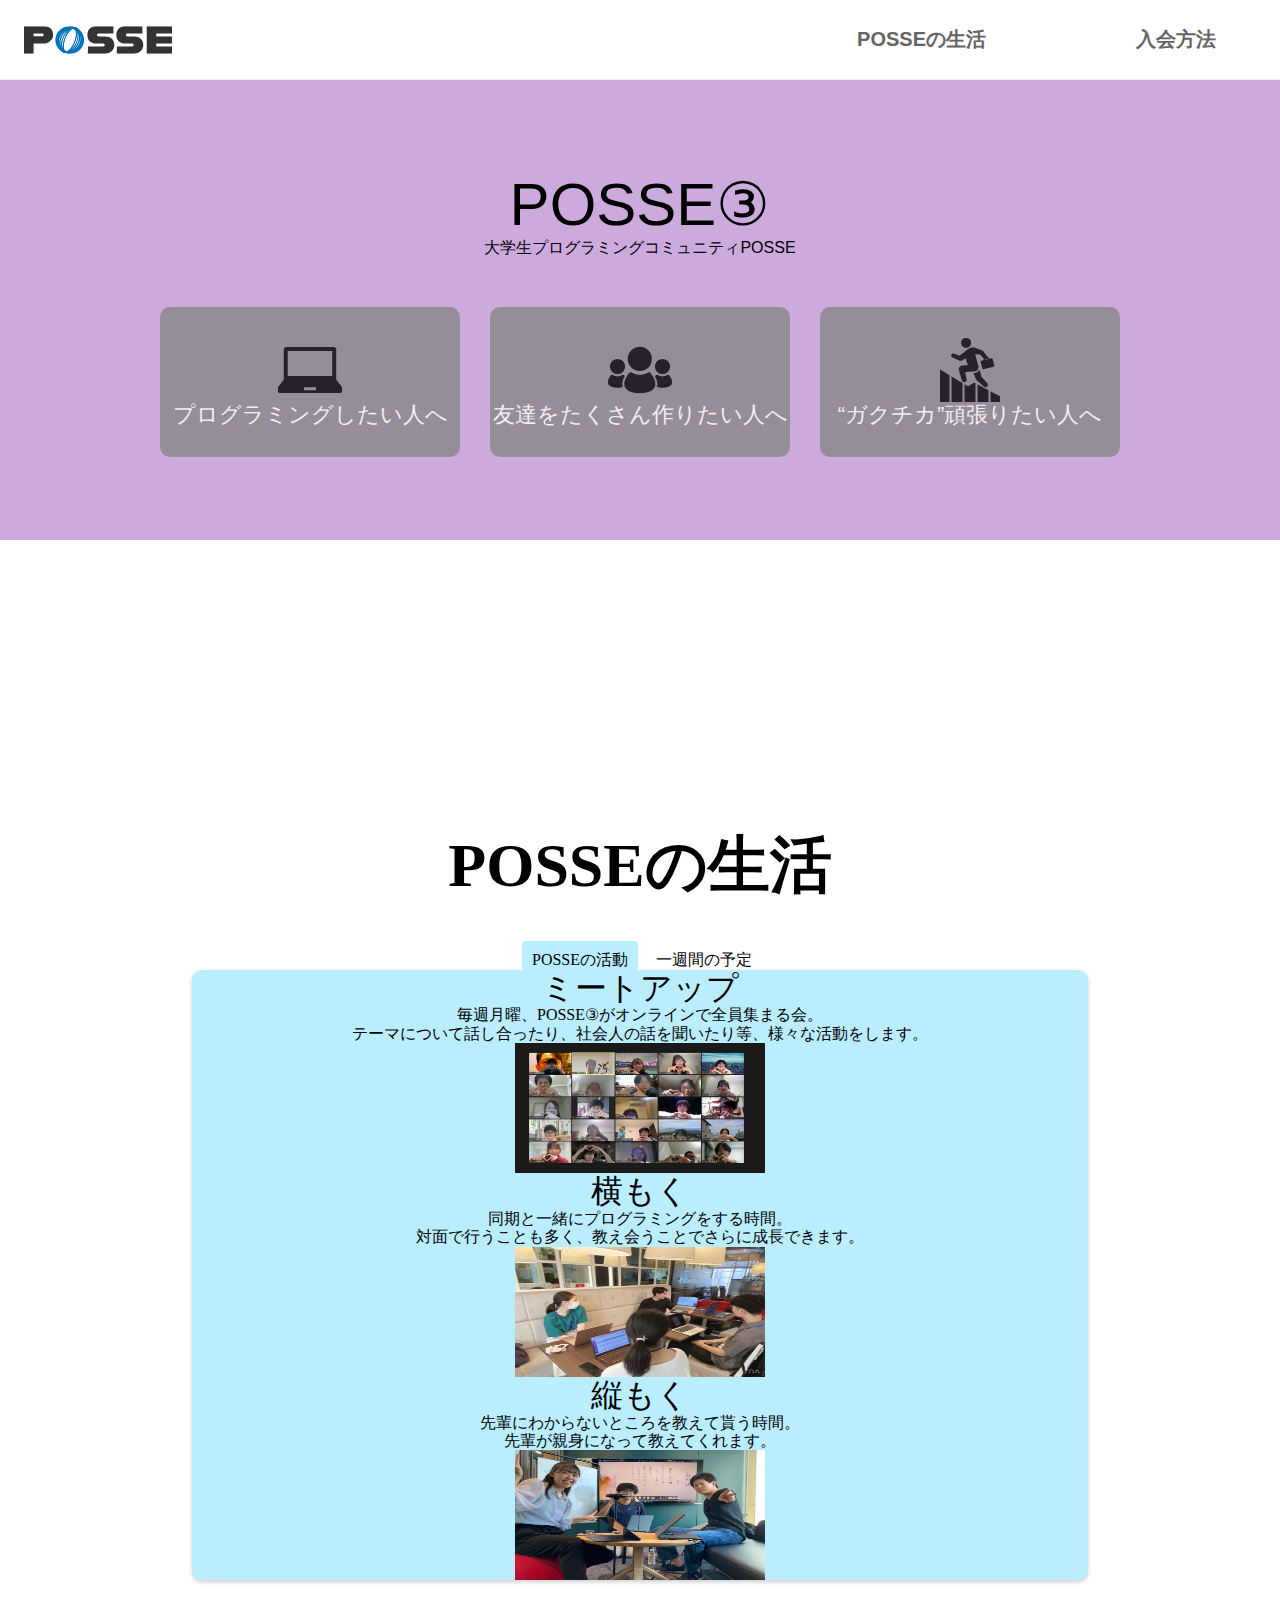
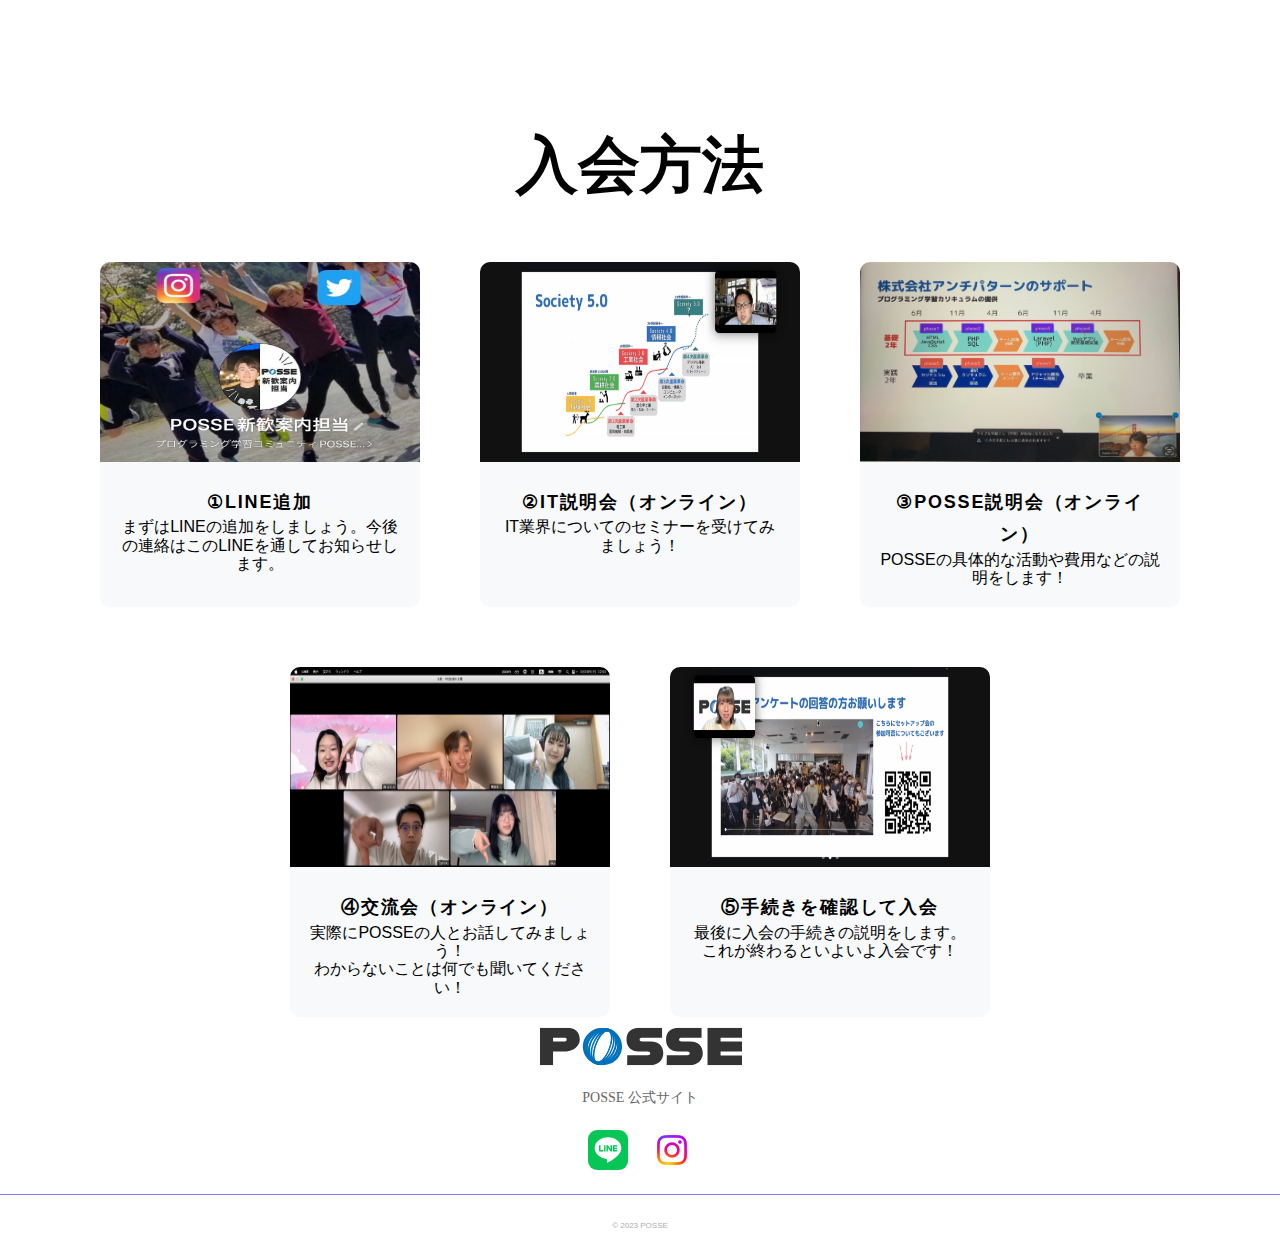
<file: index.html>
<!DOCTYPE html>
<html lang="jn">
<head>
    <meta charset="UTF-8">
    <meta http-equiv="X-UA-Compatible" content="IE=edge" />
    <meta name="viewport" content="width=device-width, initial-scale=1.0">
    <title>大学生プログラミングコミュニティPOSSE</title>
    <link rel="stylesheet" href="./assets/css/splide.min.css">
    <link rel="stylesheet" href="./assets/css/reset.css">
    <link rel="stylesheet" href="./assets/css/style.css">
</head>
<body>
    <header class="header">
        <a href="./" class="header-logo">
            <img src="./assets/img/logo.svg" alt="POSSE">
        </a>
        <nav class="header-nav">
            <ul class="header-navList">
                <li class="header-navItem">
                    <a href=#life class="header-navlink">POSSEの生活
                    </a>
                </li>
                <li class="header-navItem">
                    <a href=#admission class="header-navlink">入会方法</a>
                </li>
            </ul>
        </nav>
    </header>
    <main>
        <section class="mainvisual">
            <div class="mainvisual-header">
                <h1 class="mainvisual-title">POSSE③</h1>
                <div class="mainvisual-subtitle">大学生プログラミングコミュニティPOSSE</div>
            </div>
            <div class="mainvisual-main">
                <a href="./IT.html" class="mainvisual-tip" id="IT">
                    <div class="mainvisual-tip-sentence">
                        <img src="./assets/img/pc.png" alt="PC">
                        <div>プログラミングしたい人へ</div>
                    </div>
                </a>
                <a href="./friend.html" class="mainvisual-tip" id="friend">
                    <div class="mainvisual-tip-sentence">
                        <img src="./assets/img/friend.png" alt="friend">
                        <div>友達をたくさん作りたい人へ</div>
                    </div>
                </a>
                <a href="./job.html" class="mainvisual-tip" id="job">
                    <div class="mainvisual-tip-sentence">
                        <img src="./assets/img/power.png" alt="power-up">
                        <div>“ガクチカ”頑張りたい人へ</div>
                    </div>
                </a>
            </div>
        </section>

        <section id="life" class="section life">
            <class class="inner inner--small">
            <h2 class="top_page title">POSSEの生活</h2>
                <div id="label-container">
                    <input type="checkbox" class="checkBtn" id="hoge1" checked="true">
                    <label id="hoge1Label" for="hoge1">POSSEの活動</label>
                    <input type="checkbox" class="checkBtn" id="hoge2">
                    <label id="hoge2Label" for="hoge2">一週間の予定</label>
                </div>
                <!-- タブの内容部分 -->
                <div id="left-container">
                    <ul class="life-item">
                        <li class="life-item-contaner">
                            <div>
                                <p class="life-item-title">ミートアップ</p>
                                <p class="life-item-text">毎週月曜、POSSE③がオンラインで全員集まる会。<br>
                                テーマについて話し合ったり、社会人の話を聞いたり等、様々な活動をします。</p>
                            </div>
                            <figure>
                                <img src="./assets/img/mu.jpg" height="130px" width="250px" />
                            </figure>
                        </li>
                        <li class="life-item-contaner">
                            <div>
                                <p class="life-item-title">横もく</p>
                                <p class="life-item-text">同期と一緒にプログラミングをする時間。<br>対面で行うことも多く、教え会うことでさらに成長できます。</p>
                            </div>
                            <figure>
                                <img src="./assets/img/tate.jpg" height="130px" width="250px" />
                            </figure>
                        </li>
                        <li class="life-item-contaner">
                            <div>
                                <p class="life-item-title">縦もく</p>
                                <p class="life-item-text">先輩にわからないところを教えて貰う時間。<br>先輩が親身になって教えてくれます。</p>
                            </div>
                            <figure>
                                <img src="./assets/img/yoko.jpg" height="130px" width="250px" />
                            </figure>
                        </li>
                    </ul>
                </div>
                <div id="right-container">
                    <div class="figure">
                    <figure>
                        <img src="./assets/img/keita.jpg" height="130px" width="250px" />
                    </figure>
                    <figure>
                        <img src="./assets/img/yui.jpg" height="400px" width="250px" />
                    </figure>
                </div>
                
                </div>
            </class>
        </section>
        <section class="admission">

            <h2 id="admission" class="top_page title">入会方法</h2>
            <ul class="admission-list">
                <li class="admission-item">
                    <figure class="admission-itemImage">
                        <img src="./assets/img/ad-line.jpg" alt=""/>
                    </figure>
                    <div class="admission-itemBody">
                        <p class="admission-itemName">①LINE追加</p>
                        <p class="admission-itemtext">まずはLINEの追加をしましょう。今後の連絡はこのLINEを通してお知らせします。</p>
                    </div>
                </li>
                <li class="admission-item">
                    <figure class="admission-itemImage">
                        <img src="./assets/img/IT説明会.png" alt=""/>
                    </figure>
                    <div class="admission-itemBody">
                        <p class="admission-itemName">②IT説明会（オンライン）</p>
                        <p class="admission-itemtext">IT業界についてのセミナーを受けてみましょう！</p>
                    </div>
                </li>
                <li class="admission-item">
                    <figure class="admission-itemImage">
                        <img src="./assets/img/possesetumeikai.jpg" alt=""/>
                    </figure>
                    <div class="admission-itemBody">
                        <p class="admission-itemName">③POSSE説明会（オンライン）</p>
                        <p class="admission-itemtext">POSSEの具体的な活動や費用などの説明をします！</p>
                    </div>
                </li>
                <li class="admission-item">
                    <figure class="admission-itemImage">
                        <img src="./assets/img/setup.jpg" alt=""/>
                    </figure>
                    <div class="admission-itemBody">
                        <p class="admission-itemName">④交流会（オンライン）</p>
                        <p class="admission-itemtext">実際にPOSSEの人とお話してみましょう！<br>わからないことは何でも聞いてください！</p>
                    </div>
                </li>
                <li class="admission-item">
                    <figure class="admission-itemImage">
                        <img src="./assets/img/final guidance.png" alt=""/>
                    </figure>
                    <div class="admission-itemBody">
                        <p class="admission-itemName">⑤手続きを確認して入会</p>
                        <p class="admission-itemtext">最後に入会の手続きの説明をします。<br>これが終わるといよいよ入会です！</p>
                    </div>
                </li>
            </ul>
        </section>
    </main>
    <footer class="footer">
        <div class="footer-inner">
            <a href="./" class="footer-logo">
                <img src="./assets/img/logo.svg" alt="POSSE" width="202" height="39">
            </a>
            <a href="http://posse-ap.com/"  class="footer-corporateLink" target="_blank" rel="noopener noreferrer">POSSE 公式サイト</a>
            <ul class="footer-snsList">
                <li class="footer-snsItem">
                    <a href="https://line.me/R/ti/p/@651htnqp?from=page" class="footr-snsLink" target="_blank" rel="noopener noreferrer">
                        <img src="./assets/img/icon-line.svg" width="40" height="40">
                    </a>
                </li>
                <li class="footer-snsItem">
                    <a href="https://instagram.com/posse_2023" class="footer-snsLink" target="_blank" rel="noopener noreferrer">
                        <img src="./assets/img/icon-instagram.png" width="40" height="40">
                    </a>
                </li>
            </ul>
        </div>
        <div class="footer-copyright">
            <small lang="en">&copy; 2023 POSSE</small>
        </div>
    </footer>

    <script src="./assets/js/splide.min.js"></script>
    <script src="./assets/js/script.js"></script>

</body>
</html>
</file>
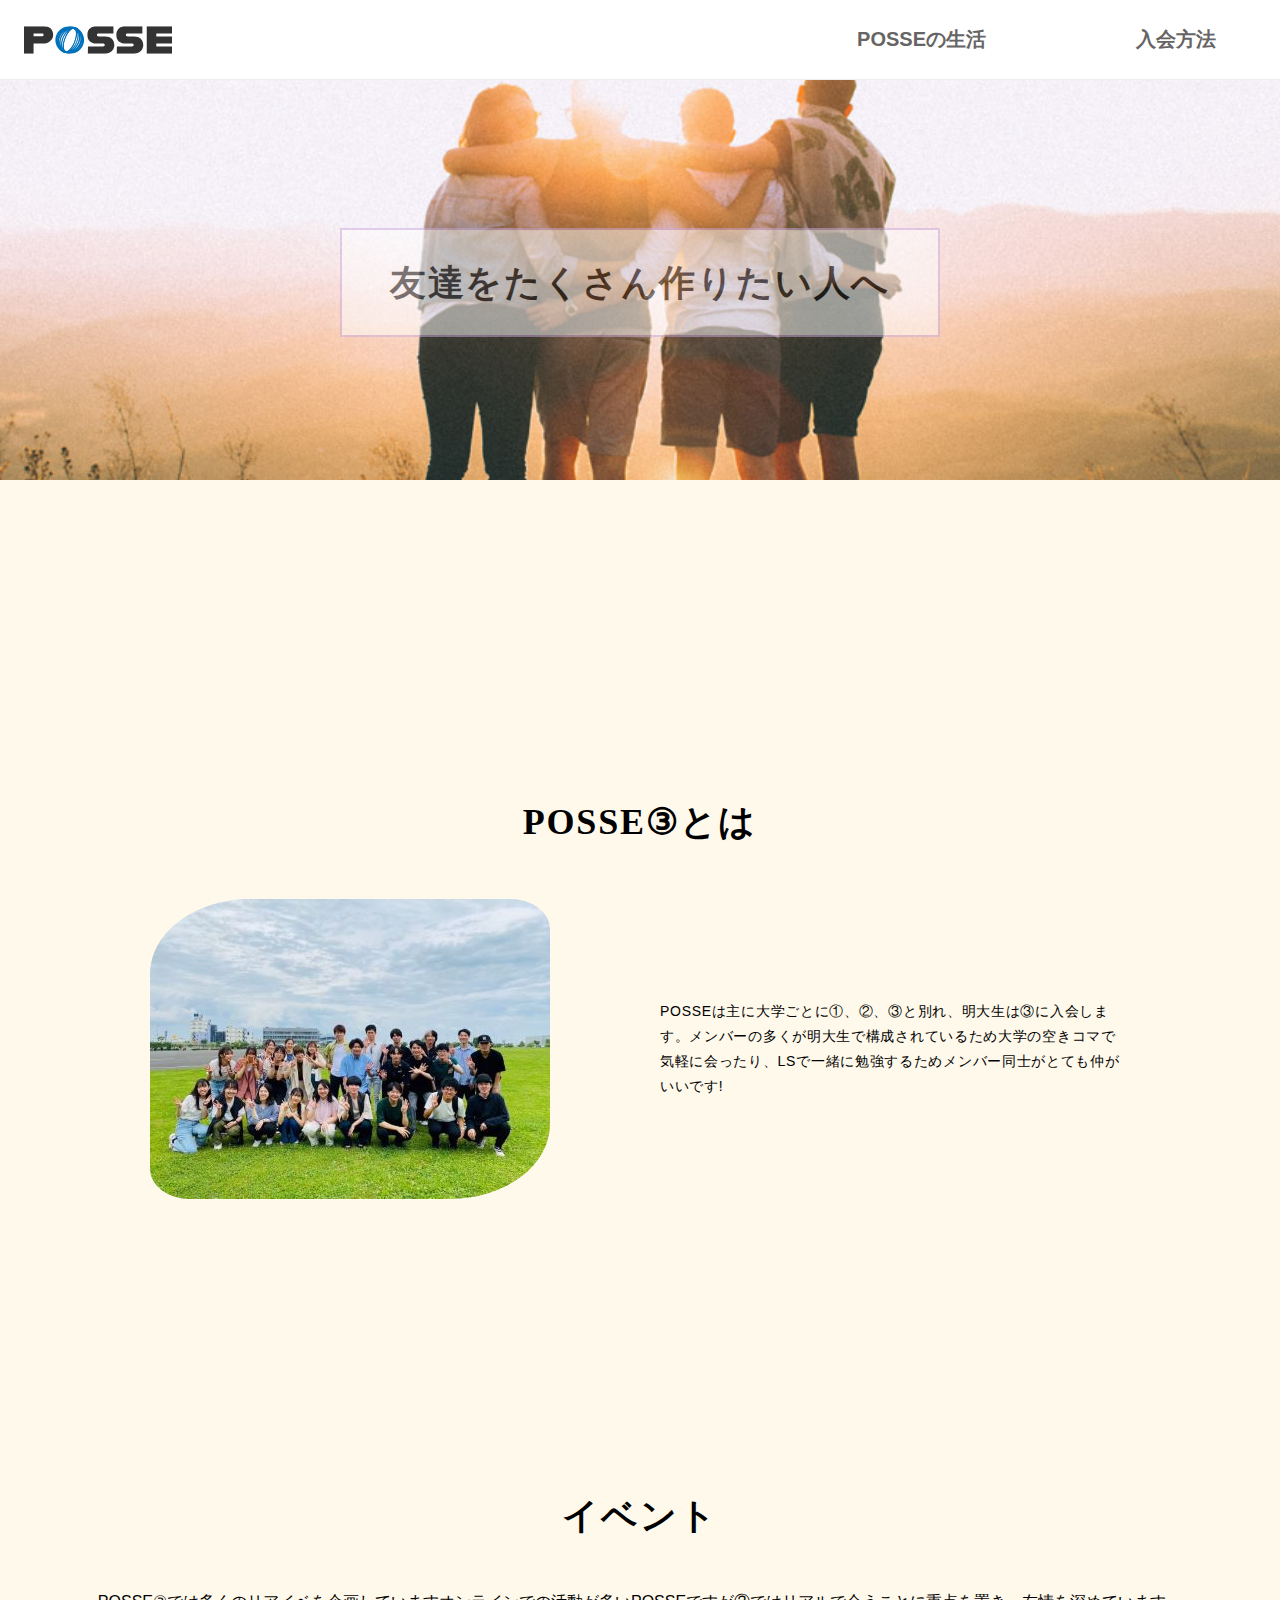
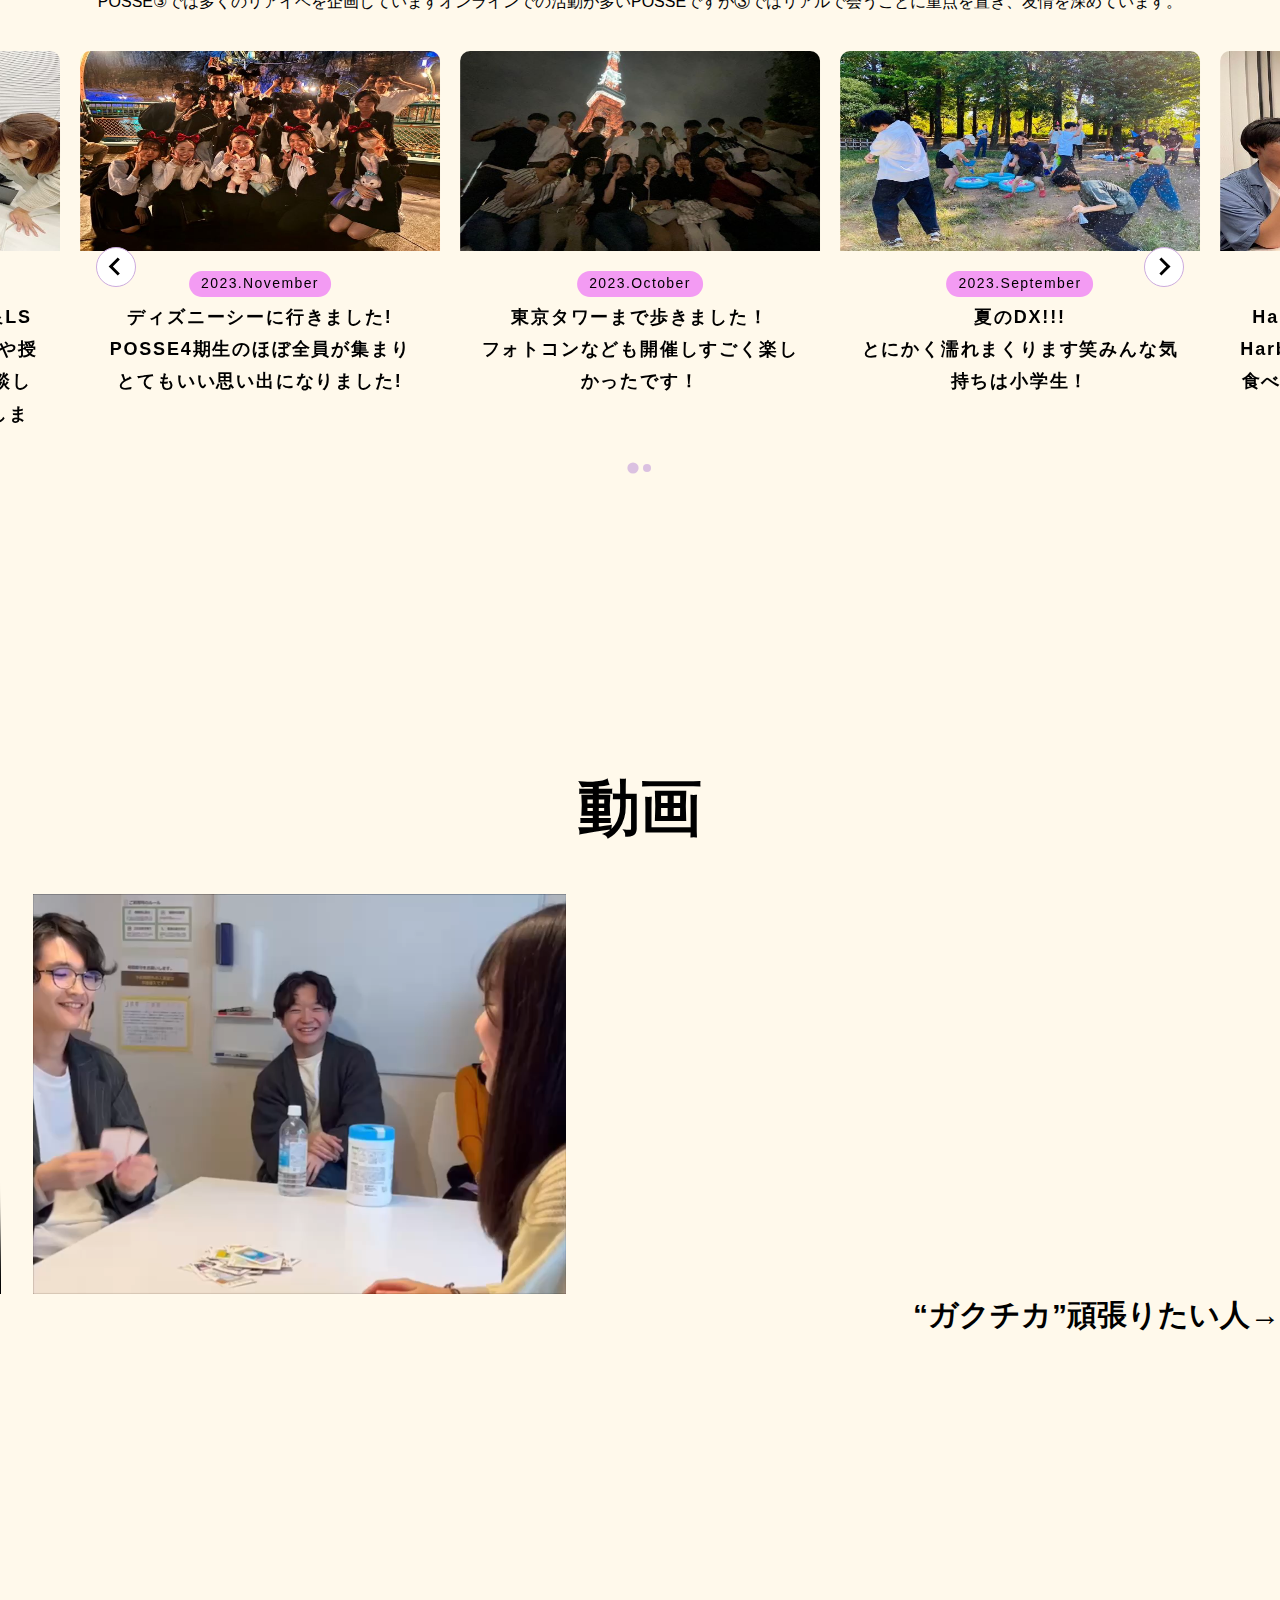
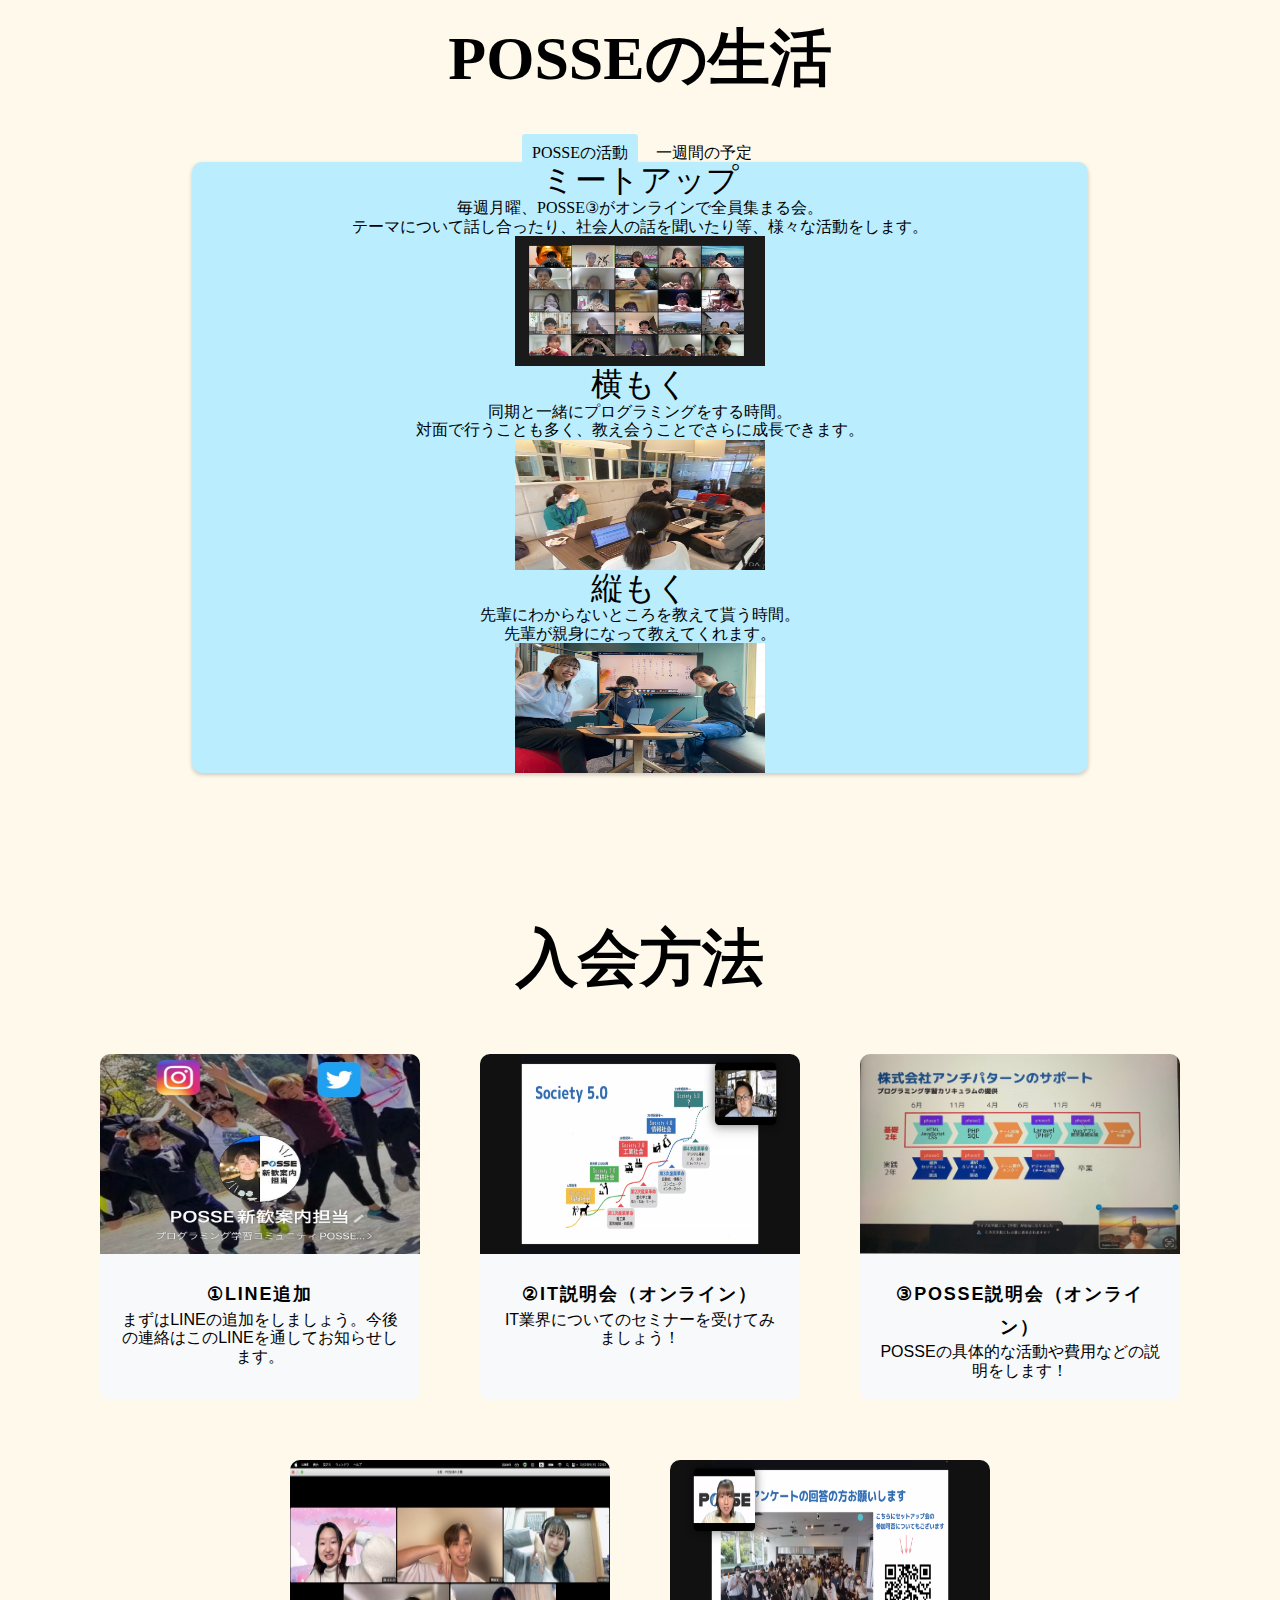
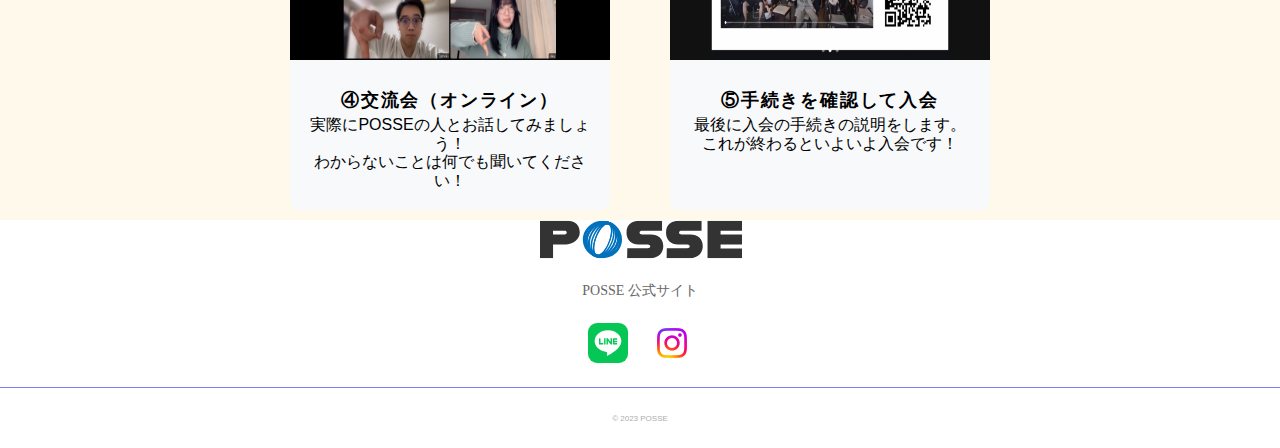
<file: friend.html>
<!DOCTYPE html>
<html lang="jp">
<head>
    <meta charset="UTF-8">
    <meta name="viewport" content="width=device-width, initial-scale=1.0">
    <title>友達をたくさん作りたい人へ</title>
    <link rel="stylesheet" href="./assets/css/splide.min.css">
    <link rel="stylesheet" href="./assets/css/reset.css">
    <link rel="stylesheet" href="./assets/css/style.css">
</head>
<body>
    <header class="header">
        <a href="./" class="header-logo">
            <img src="./assets/img/logo.svg" alt="POSSE">
        </a>
        <nav class="header-nav">
            <ul class="header-navList">
                <li class="header-navItem">
                    <a href=#life class="header-navlink">POSSEの生活
                    </a>
                </li>
                <li class="header-navItem">
                    <a href=#admission class="header-navlink">入会方法</a>
                </li>
            </ul>
        </nav>
    </header>
    <main>
        <section class="body-section">
            <section class="topSection">
                <div class="friendTop">
                    <div class="normalposition">
                        <span class="normalTitle">友達をたくさん作りたい人へ</span>
                    </div>
                </div>
            </section>
            <div class="wrapper">
                <section  class="section">
                    <div class="section₋head">
                        <h2 class="title" data-scroll>
                            <span class="title-ja">POSSE③とは</span>
                        </h2>
                    </div>
                    <div class="section-body">
                        <div class="container">
                            <div class="about-column">
                                <figure class="about-image" data-scroll>
                                    <img src="./assets/img/POSSEtoha.jpg" alt="" />
                                </figure>
                                <div class="about-text" data-scroll>
                                    <p>
                                        POSSEは主に大学ごとに①、②、③と別れ、明大生は③に入会します。メンバーの多くが明大生で構成されているため大学の空きコマで気軽に会ったり、LSで一緒に勉強するためメンバー同士がとても仲がいいです!
                                    </p>
                                </div>
                            </div>
                        </div>
                    </div>
                </section>
            <section id="event" class="section">
                <div class="section-header">
                    <h2 class="title" data-scroll>
                        <span class="title-ja">イベント</span>
                    </h2>
                    <div class="section-lead" data-scroll>
                        <p class="event-contentText">
                            POSSE③では多くのリアイベを企画しています<!DOCTYPE html>オンラインでの活動が多いPOSSEですが③ではリアルで会うことに重点を置き、友情を深めています。
                        </p>
                    </div>
                </div>
                <div class="section-body">
                    <div id="js-eventSlide" class="splide event-slide">
                        <div class="splide__track event-slideTrack">
                            <ul class="splide__list">
                                <li class="splide__slide event-item">
                                    <figure class="event-itemImage">
                                        <img src="./assets/img/disney.jpg" alt=""/>
                                    </figure>
                                    <div class="event-itemBody">
                                        <p class="event-itemDate">
                                            <time datetime="2021-04">2023.November</time>
                                        </p>
                                        <p class="event-itemName">ディズニーシーに行きました!<br>POSSE4期生のほぼ全員が集まりとてもいい思い出になりました!</p>
                                    </div>
                                </li>
                                <li class="splide__slide event-item">
                                    <figure class="event-itemImage">
                                        <img src="./assets/img/walking.jpg" alt="" />
                                    </figure>
                                    <div class="event-itemBody">
                                        <p class="event-itemDate">
                                            <time datetime="2021-03">2023.October</time>
                                        </p>
                                        <p class="event-itemName">東京タワーまで歩きました！<br>フォトコンなども開催しすごく楽しかったです！</p>
                                    </div>
                                </li>
                                <li class="splide__slide event-item">
                                    <figure class="event-itemImage">
                                        <img src="./assets/img/natudera.jpg" alt="" />
                                    </figure>
                                    <div class="event-itemBody">
                                        <p class="event-itemDate">
                                            <time datetime="2021-04">2023.September</time>
                                        </p>
                                        <p class="event-itemName">夏のDX!!!<br>とにかく濡れまくります笑みんな気持ちは小学生！</p>
                                    </div>
                                </li>
                                <li class="splide__slide event-item">
                                    <figure class="event-itemImage">
                                        <img src="./assets/img/gohannkai.jpg" alt="" />
                                    </figure>
                                    <div class="event-itemBody">
                                        <p class="event-itemDate">
                                            <time datetime="2021-04">2023.September</time>
                                        </p>
                                        <p class="event-itemName">Harborsでご飯会を開きました!!<br>Harborsでは気軽に集まってご飯を食べたり、映画を観たり、勉強したりするのに使っています！</p>
                                    </div>
                                </li>
                                <li class="splide__slide event-item">
                                    <figure class="event-itemImage">
                                        <img src="./assets/img/sinnhataisaku.jpg" alt="" />
                                    </figure>
                                    <div class="event-itemBody">
                                        <p class="event-itemDate">
                                            <time datetime="2021-04">2023.November</time>
                                        </p>
                                        <p class="event-itemName">新人ハッカソン対策講座in和泉LS<br>③では講座だけでなく空きコマや授業終わりなどにLSで集まり雑談したりプログラミングをしたりします！</p>
                                    </div>
                            </ul>
                        </div>
                    </div>
                </div>
            </section>
            <section class="section">
                <div class="section-header">
                    <p class="title">動画</p>
                    <video controls src="./assets/img/babanuki2.mp4" class="movie" width="600px" height="400px"></video>
                </div>
                <div class="next">
                    <a href="./job.html">
                        <p>“ガクチカ”頑張りたい人→</p>
                    </a>
                </div>
            </section>
            <section id="life" class="section life">
                <class class="inner inner--small">
                <h2 class="top_page title">POSSEの生活</h2>
                    <div id="label-container">
                        <input type="checkbox" class="checkBtn" id="hoge1" checked="true">
                        <label id="hoge1Label" for="hoge1">POSSEの活動</label>
                        <input type="checkbox" class="checkBtn" id="hoge2">
                        <label id="hoge2Label" for="hoge2">一週間の予定</label>
                    </div>
                
                    <!-- タブの内容部分 -->
                    <div id="left-container">
                        <ul class="life-item">
                            <li class="life-item-contaner">
                                <div>
                                    <p class="life-item-title">ミートアップ</p>
                                    <p class="life-item-text">毎週月曜、POSSE③がオンラインで全員集まる会。<br>
                                    テーマについて話し合ったり、社会人の話を聞いたり等、様々な活動をします。</p>
                                </div>
                                <figure>
                                    <img src="./assets/img/mu.jpg" height="130px" width="250px" />
                                </figure>
                            </li>
                            <li class="life-item-contaner">
                                <div>
                                    <p class="life-item-title">横もく</p>
                                    <p class="life-item-text">同期と一緒にプログラミングをする時間。<br>対面で行うことも多く、教え会うことでさらに成長できます。</p>
                                </div>
                                <figure>
                                    <img src="./assets/img/tate.jpg" height="130px" width="250px" />
                                </figure>
                            </li>
                            <li class="life-item-contaner">
                                <div>
                                    <p class="life-item-title">縦もく</p>
                                    <p class="life-item-text">先輩にわからないところを教えて貰う時間。<br>先輩が親身になって教えてくれます。</p>
                                </div>
                                <figure>
                                    <img src="./assets/img/yoko.jpg" height="130px" width="250px" />
                                </figure>
                            </li>
                        </ul>
                    </div>
                    <div id="right-container">
                        <figure>
                            <img src="./assets/img/keita.jpg" height="130px" width="250px" />
                        </figure>
                        <figure>
                            <img src="./assets/img/yui.jpg" height="400px" width="250px" />
                        </figure>
                    </div>
                </class>
            </section>
            <section class="admission">
                <h2 id="admission" class="top_page title">入会方法</h2>
                <ul class="admission-list">
                    <li class="admission-item">
                        <figure class="admission-itemImage">
                            <img src="./assets/img/ad-line.jpg" alt=""/>
                        </figure>
                        <div class="admission-itemBody">
                            <p class="admission-itemName">①LINE追加</p>
                            <p class="admission-itemtext">まずはLINEの追加をしましょう。今後の連絡はこのLINEを通してお知らせします。</p>
                        </div>
                    </li>
                    <li class="admission-item">
                        <figure class="admission-itemImage">
                            <img src="./assets/img/IT説明会.png" alt=""/>
                        </figure>
                        <div class="admission-itemBody">
                            <p class="admission-itemName">②IT説明会（オンライン）</p>
                            <p class="admission-itemtext">IT業界についてのセミナーを受けてみましょう！</p>
                        </div>
                    </li>
                    <li class="admission-item">
                        <figure class="admission-itemImage">
                            <img src="./assets/img/possesetumeikai.jpg" alt=""/>
                        </figure>
                        <div class="admission-itemBody">
                            <p class="admission-itemName">③POSSE説明会（オンライン）</p>
                            <p class="admission-itemtext">POSSEの具体的な活動や費用などの説明をします！</p>
                        </div>
                    </li>
                    <li class="admission-item">
                        <figure class="admission-itemImage">
                            <img src="./assets/img/setup.jpg" alt=""/>
                        </figure>
                        <div class="admission-itemBody">
                            <p class="admission-itemName">④交流会（オンライン）</p>
                            <p class="admission-itemtext">実際にPOSSEの人とお話してみましょう！<br>わからないことは何でも聞いてください！</p>
                        </div>
                    </li>
                    <li class="admission-item">
                        <figure class="admission-itemImage">
                            <img src="./assets/img/final guidance.png" alt=""/>
                        </figure>
                        <div class="admission-itemBody">
                            <p class="admission-itemName">⑤手続きを確認して入会</p>
                            <p class="admission-itemtext">最後に入会の手続きの説明をします。<br>これが終わるといよいよ入会です！</p>
                        </div>
                    </li>
                </ul>
            </section>

    </main>
    <footer class="footer">
        <div class="footer-inner">
            <a href="./" class="footer-logo">
                <img src="./assets/img/logo.svg" alt="POSSE" width="202" height="39">
            </a>
            <a href="http://posse-ap.com/"  class="footer-corporateLink" target="_blank" rel="noopener noreferrer">POSSE 公式サイト</a>
            <ul class="footer-snsList">
                <li class="footer-snsItem">
                    <a href="https://line.me/R/ti/p/@651htnqp?from=page" class="footr-snsLink" target="_blank" rel="noopener noreferrer">
                        <img src="./assets/img/icon-line.svg" width="40" height="40">
                    </a>
                </li>
                <li class="footer-snsItem">
                    <a href="https://instagram.com/posse_2023" class="footer-snsLink" target="_blank" rel="noopener noreferrer">
                        <img src="./assets/img/icon-instagram.png" width="40" height="40">
                    </a>
                </li>
            </ul>
        </div>
        <div class="footer-copyright">
            <small lang="en">&copy; 2023 POSSE</small>
        </div>
    </footer>
    <script src="./assets/js/splide.min.js" ></script>
    <script src="./assets/js/script.js"></script>
</body>
</html>
</file>
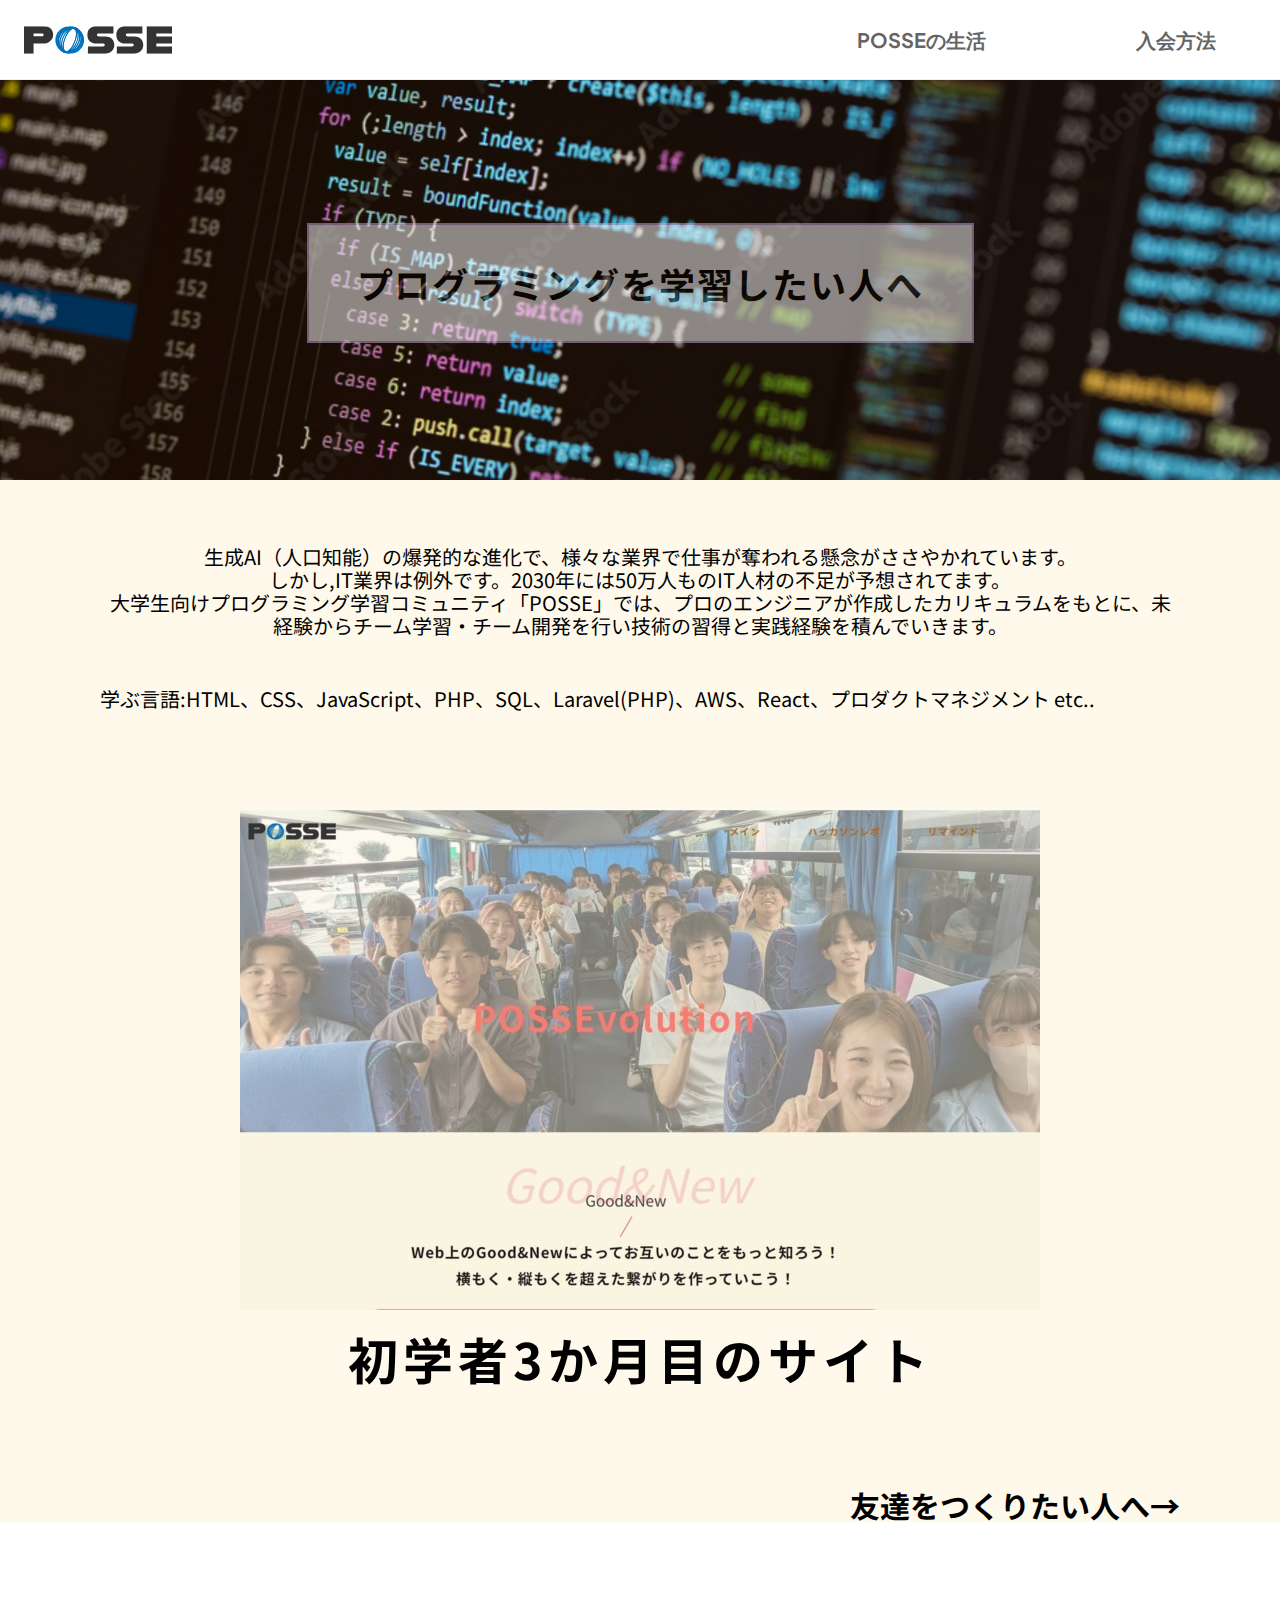
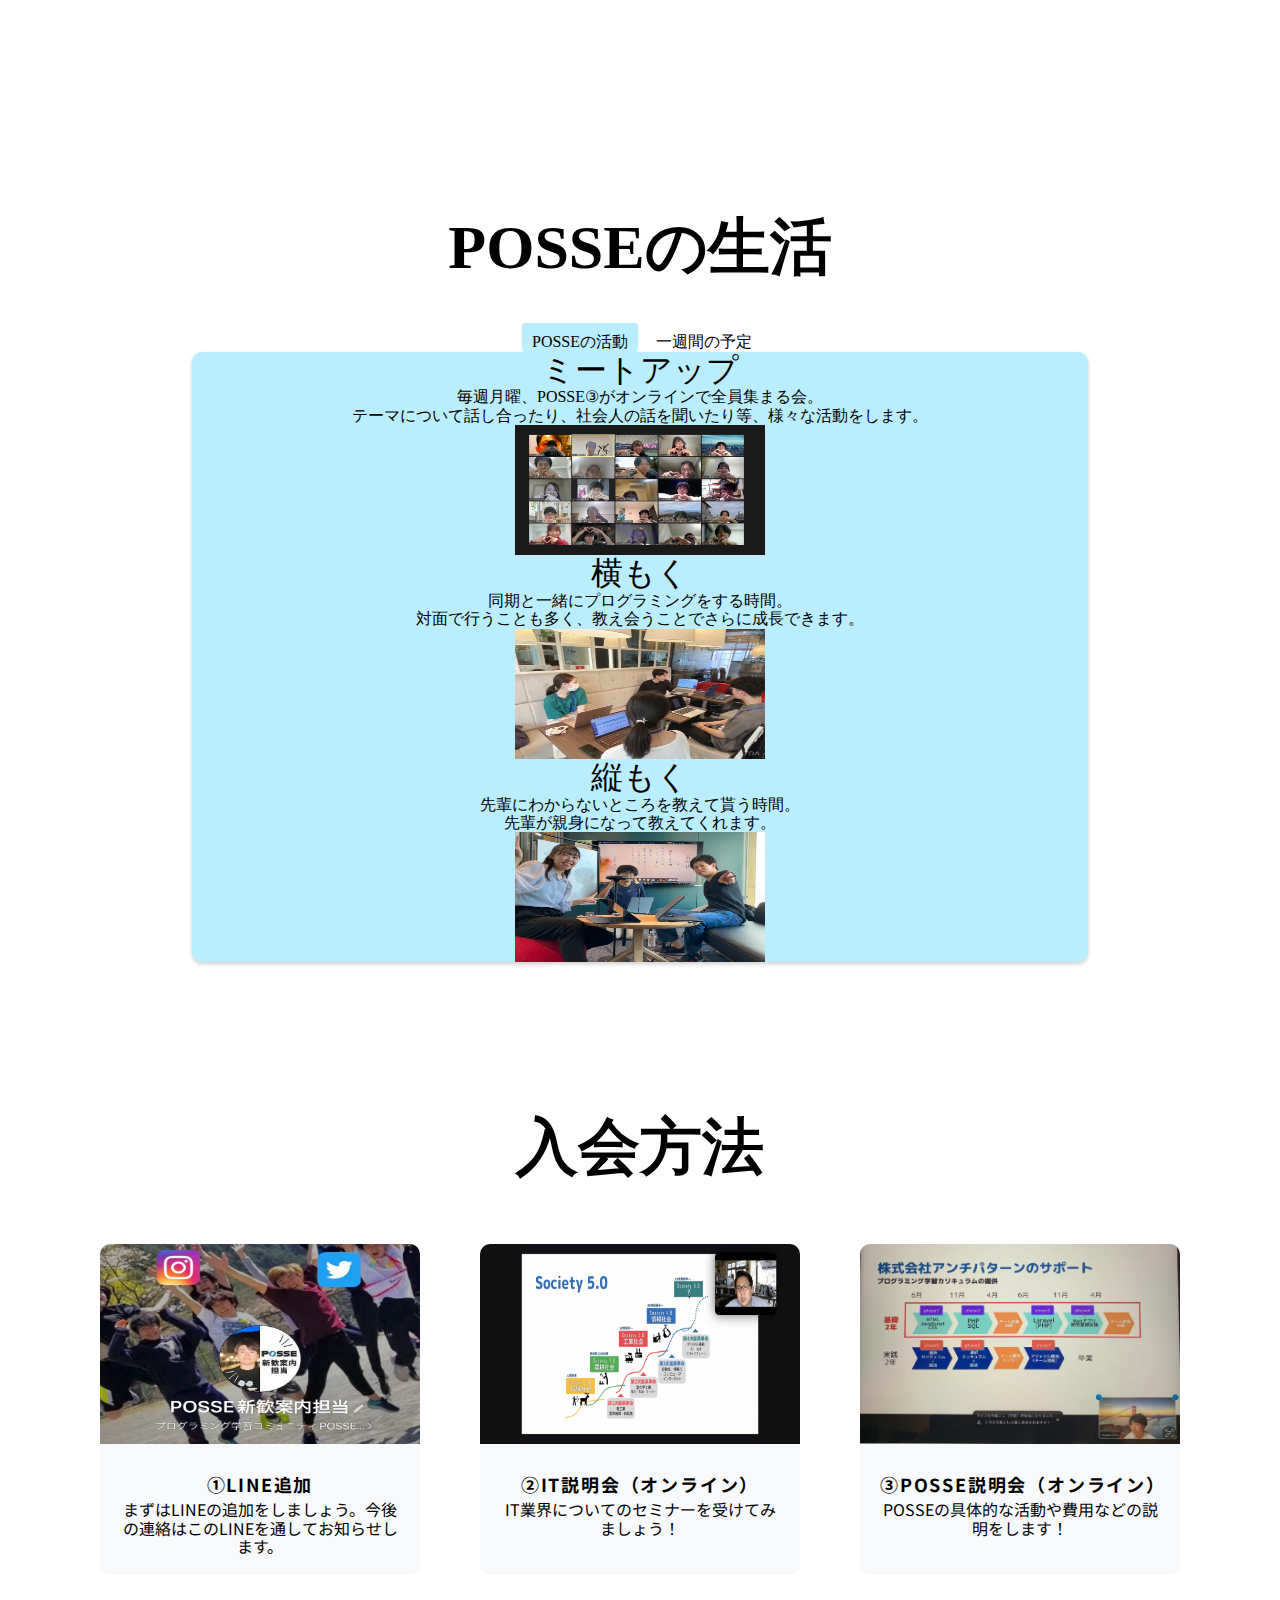
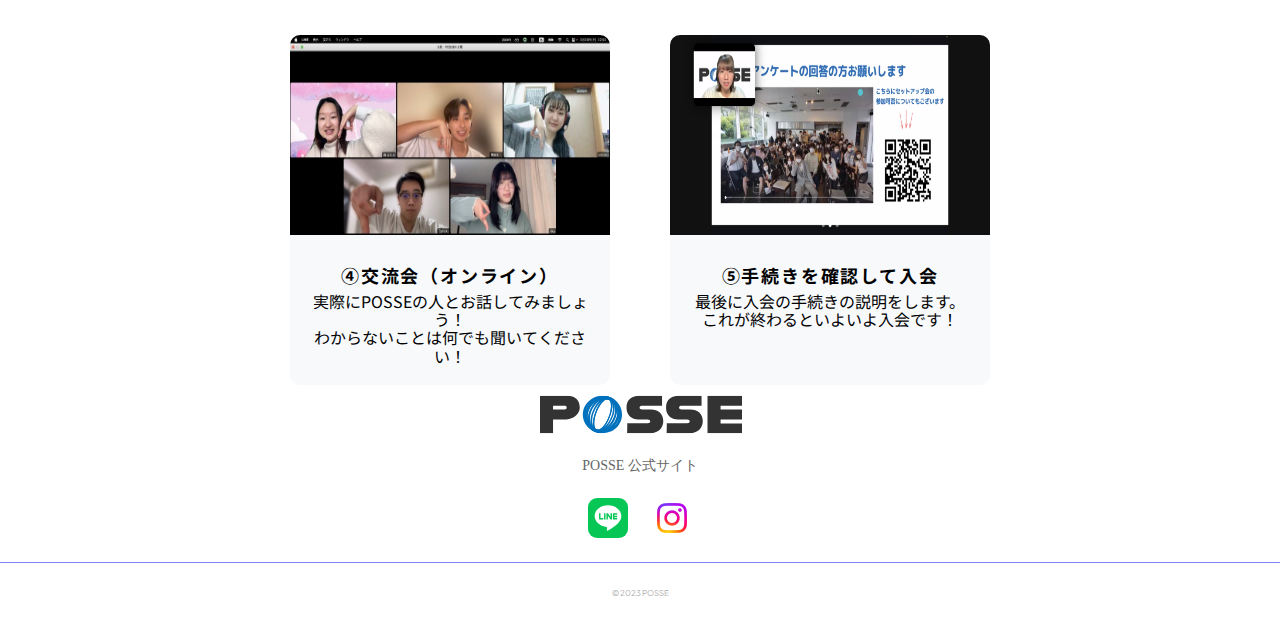
<file: IT.html>
<!DOCTYPE html>
<html lang="jp">
<head>
    <meta charset="UTF-8">
    <meta http-equiv="X-UA-Compatible" content="IE=edge" />
    <meta name="viewport" content="width=device-width, initial-scale=1.0">
    <title>プログラミングを学習したい人へ</title>
    <link rel="stylesheet" href="./assets/css/splide.min.css">
    <link rel="stylesheet" href="./assets/css/reset.css">
    <link rel="stylesheet" href="./assets/css/style.css">
    <link href="https://fonts.googleapis.com/css2?family=Noto+Sans+JP:wght@100;400;700&family=Plus+Jakarta+Sans:ital,wght@0,700;1,400&display=swap" rel="stylesheet">

</head>
<body>
    <header class="header">
        <a href="./" class="header-logo">
            <img src="./assets/img/logo.svg" alt="POSSE">
        </a>
        <nav class="header-nav">
            <ul class="header-navList">
                <li class="header-navItem">
                    <a href=#life class="header-navlink">POSSEの生活
                    </a>
                </li>
                <li class="header-navItem">
                    <a href=#admission class="header-navlink">入会方法</a>
                </li>
            </ul>
        </nav>
    </header>
    <main>
        <section class="ITpro">
            
                <section class="topSection">
                    <div class="itTop">
                        <div class="normalposition">
                            <span class="normalTitle2">プログラミングを学習したい人へ</span>
                        </div>
                    </div>
                </section>
                <div class="ITpro_container">
                <!-- <h2 class="title">プログラミングを学習したい人へ</h2> -->
                    <p class="title_exp">生成AI（人口知能）の爆発的な進化で、様々な業界で仕事が奪われる懸念がささやかれています。<br>
                    しかし,IT業界は例外です。2030年には50万人ものIT人材の不足が予想されてます。<br>
                    大学生向けプログラミング学習コミュニティ「POSSE」では、プロのエンジニアが作成したカリキュラムをもとに、未経験からチーム学習・チーム開発を行い技術の習得と実践経験を積んでいきます。<br>
                    <!-- 何か一行ほしいかも -->
                    </p>
                    <div class="language">
                        <h3 class="language_title">学ぶ言語:</h3>
                        <p class="language_item">HTML、CSS、JavaScript、PHP、SQL、Laravel(PHP)、AWS、React、プロダクトマネジメント etc..</p>
                    </div>
                    <ul class="newsite">
                        <li class="newsite_item" >
                            <figure class="newsite_img">
                                <img src="./assets/img/newsite5.jpg" alt="">
                            </figure>
                            <div class="newsite_name">
                                <a href="https://posse-ap.github.io/posse3-hackathon-202309-team4C/">
                                    <p class="newsite-itemName">初学者3か月目のサイト</p>
                                </a>
                            </div>
                        </li>
                    </ul>
                    
                <div class="next">
                    <a href="./friend.html">
                        <p>友達をつくりたい人へ→</p>
                    </a>
                </div>
            </div>
        </section>
        <section id="life" class="section life">
            <class class="inner inner--small">
            <h2 class="top_page title">POSSEの生活</h2>
                <div id="label-container">
                    <input type="checkbox" class="checkBtn" id="hoge1" checked="true">
                    <label id="hoge1Label" for="hoge1">POSSEの活動</label>
                    <input type="checkbox" class="checkBtn" id="hoge2">
                    <label id="hoge2Label" for="hoge2">一週間の予定</label>
                </div>
            
                <!-- タブの内容部分 -->
                <div id="left-container">
                    <ul class="life-item">
                        <li class="life-item-contaner">
                            <div>
                                <p class="life-item-title">ミートアップ</p>
                                <p class="life-item-text">毎週月曜、POSSE③がオンラインで全員集まる会。<br>
                                テーマについて話し合ったり、社会人の話を聞いたり等、様々な活動をします。</p>
                            </div>
                            <figure>
                                <img src="./assets/img/mu.jpg" height="130px" width="250px" />
                            </figure>
                        </li>
                        <li class="life-item-contaner">
                            <div>
                                <p class="life-item-title">横もく</p>
                                <p class="life-item-text">同期と一緒にプログラミングをする時間。<br>対面で行うことも多く、教え会うことでさらに成長できます。</p>
                            </div>
                            <figure>
                                <img src="./assets/img/tate.jpg" height="130px" width="250px" />
                            </figure>
                        </li>
                        <li class="life-item-contaner">
                            <div>
                                <p class="life-item-title">縦もく</p>
                                <p class="life-item-text">先輩にわからないところを教えて貰う時間。<br>先輩が親身になって教えてくれます。</p>
                            </div>
                            <figure>
                                <img src="./assets/img/yoko.jpg" height="130px" width="250px" />
                            </figure>
                        </li>
                    </ul>
                </div>
                <div id="right-container">
                    <figure>
                        <img src="./assets/img/keita.jpg" height="130px" width="250px" />
                    </figure>
                    <figure>
                        <img src="./assets/img/yui.jpg" height="400px" width="250px" />
                    </figure>
                </div>
            </class>
        </section>
        <section class="admission">
            <h2 id="admission" class="top_page title">入会方法</h2>
            <ul class="admission-list">
                <li class="admission-item">
                    <figure class="admission-itemImage">
                        <img src="./assets/img/ad-line.jpg" alt=""/>
                    </figure>
                    <div class="admission-itemBody">
                        <p class="admission-itemName">①LINE追加</p>
                        <p class="admission-itemtext">まずはLINEの追加をしましょう。今後の連絡はこのLINEを通してお知らせします。</p>
                    </div>
                </li>
                <li class="admission-item">
                    <figure class="admission-itemImage">
                        <img src="./assets/img/IT説明会.png" alt=""/>
                    </figure>
                    <div class="admission-itemBody">
                        <p class="admission-itemName">②IT説明会（オンライン）</p>
                        <p class="admission-itemtext">IT業界についてのセミナーを受けてみましょう！</p>
                    </div>
                </li>
                <li class="admission-item">
                    <figure class="admission-itemImage">
                        <img src="./assets/img/possesetumeikai.jpg" alt=""/>
                    </figure>
                    <div class="admission-itemBody">
                        <p class="admission-itemName">③POSSE説明会（オンライン）</p>
                        <p class="admission-itemtext">POSSEの具体的な活動や費用などの説明をします！</p>
                    </div>
                </li>
                <li class="admission-item">
                    <figure class="admission-itemImage">
                        <img src="./assets/img/setup.jpg" alt=""/>
                    </figure>
                    <div class="admission-itemBody">
                        <p class="admission-itemName">④交流会（オンライン）</p>
                        <p class="admission-itemtext">実際にPOSSEの人とお話してみましょう！<br>わからないことは何でも聞いてください！</p>
                    </div>
                </li>
                <li class="admission-item">
                    <figure class="admission-itemImage">
                        <img src="./assets/img/final guidance.png" alt=""/>
                    </figure>
                    <div class="admission-itemBody">
                        <p class="admission-itemName">⑤手続きを確認して入会</p>
                        <p class="admission-itemtext">最後に入会の手続きの説明をします。<br>これが終わるといよいよ入会です！</p>
                    </div>
                </li>
            </ul>
        </section>
        
    </main>
    <footer class="footer">
        <div class="footer-inner">
            <a href="./" class="footer-logo">
                <img src="./assets/img/logo.svg" alt="POSSE" width="202" height="39">
            </a>
            <a href="http://posse-ap.com/"  class="footer-corporateLink" target="_blank" rel="noopener noreferrer">POSSE 公式サイト</a>
            <ul class="footer-snsList">
                <li class="footer-snsItem">
                    <a href="https://line.me/R/ti/p/@651htnqp?from=page" class="footr-snsLink" target="_blank" rel="noopener noreferrer">
                        <img src="./assets/img/icon-line.svg" width="40" height="40">
                    </a>
                </li>
                <li class="footer-snsItem">
                    <a href="https://instagram.com/posse_2023" class="footer-snsLink" target="_blank" rel="noopener noreferrer">
                        <img src="./assets/img/icon-instagram.png" width="40" height="40">
                    </a>
                </li>
            </ul>
        </div>
        <div class="footer-copyright">
            <small lang="en">&copy; 2023 POSSE</small>
        </div>
    </footer>

    <script src="./assets/js/splide.min.js"></script>
    <script src="./assets/js/script.js"></script>

</body>
</html>
</file>
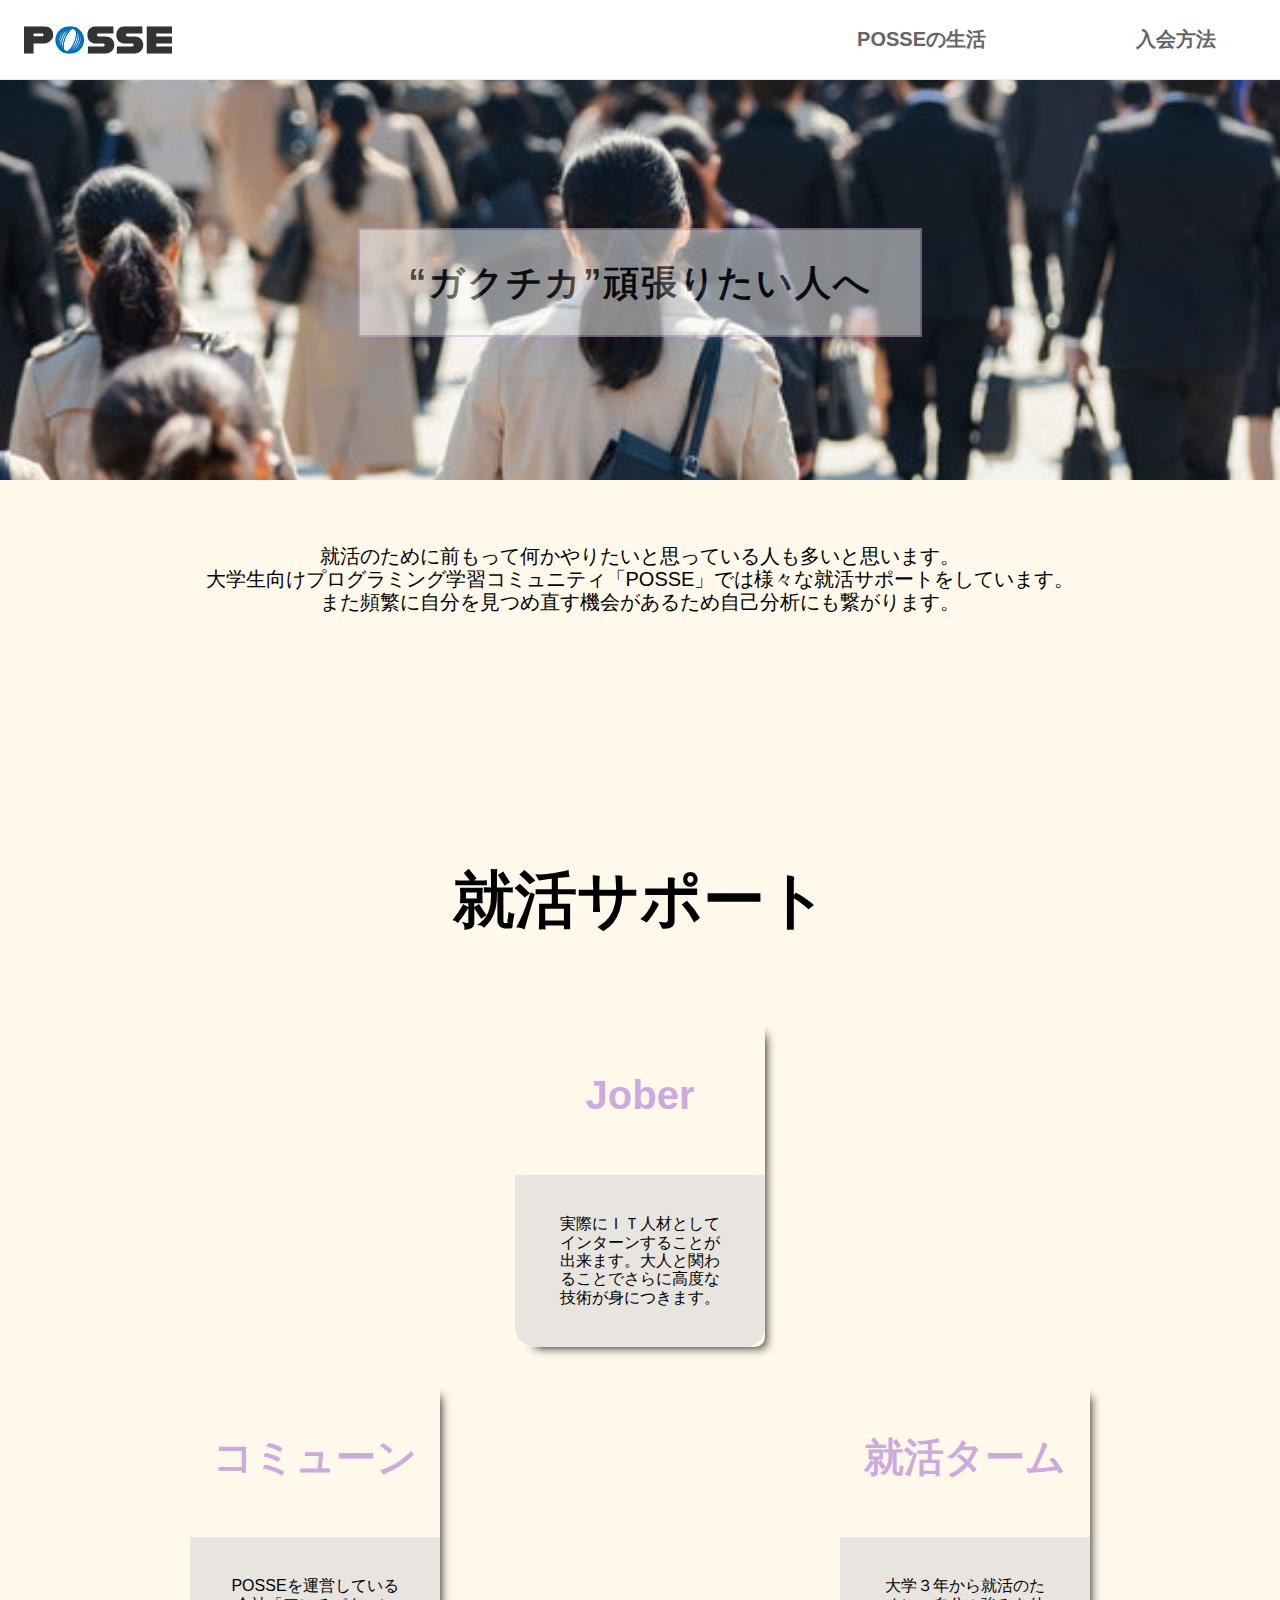
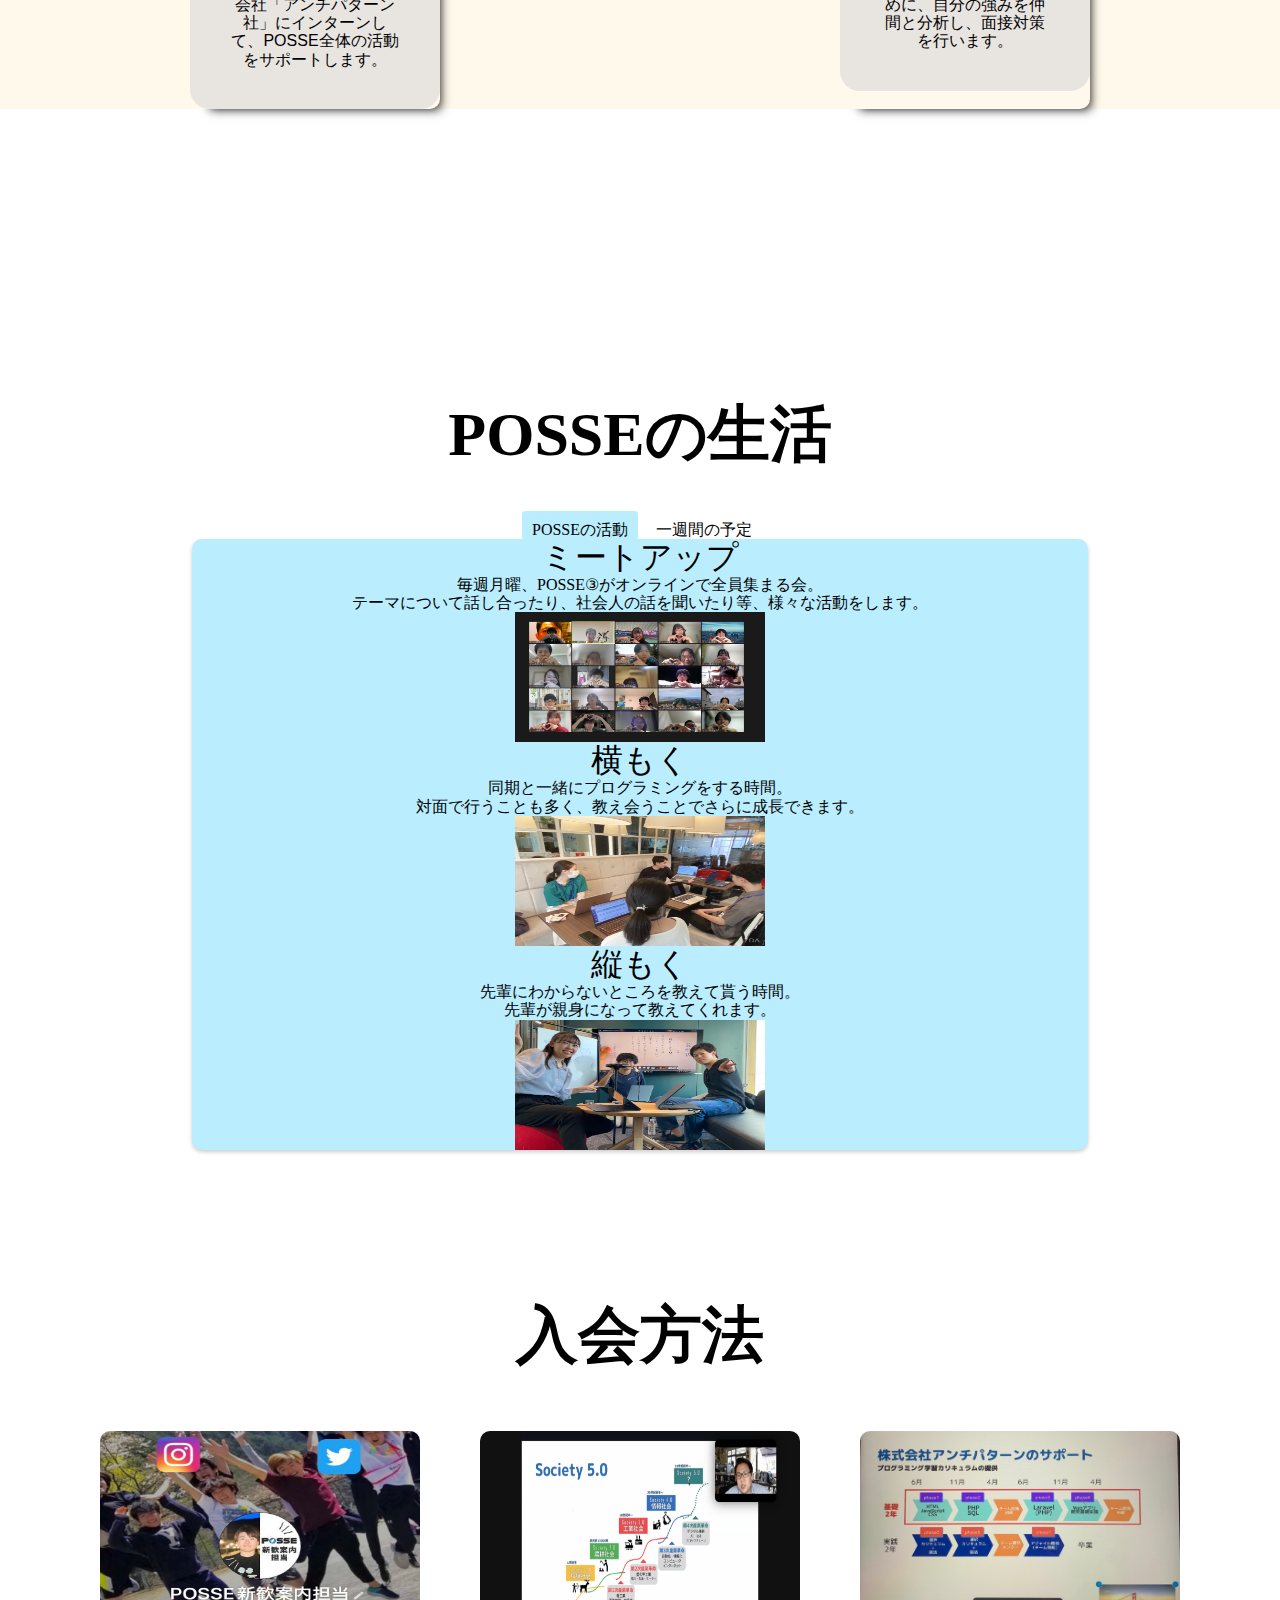
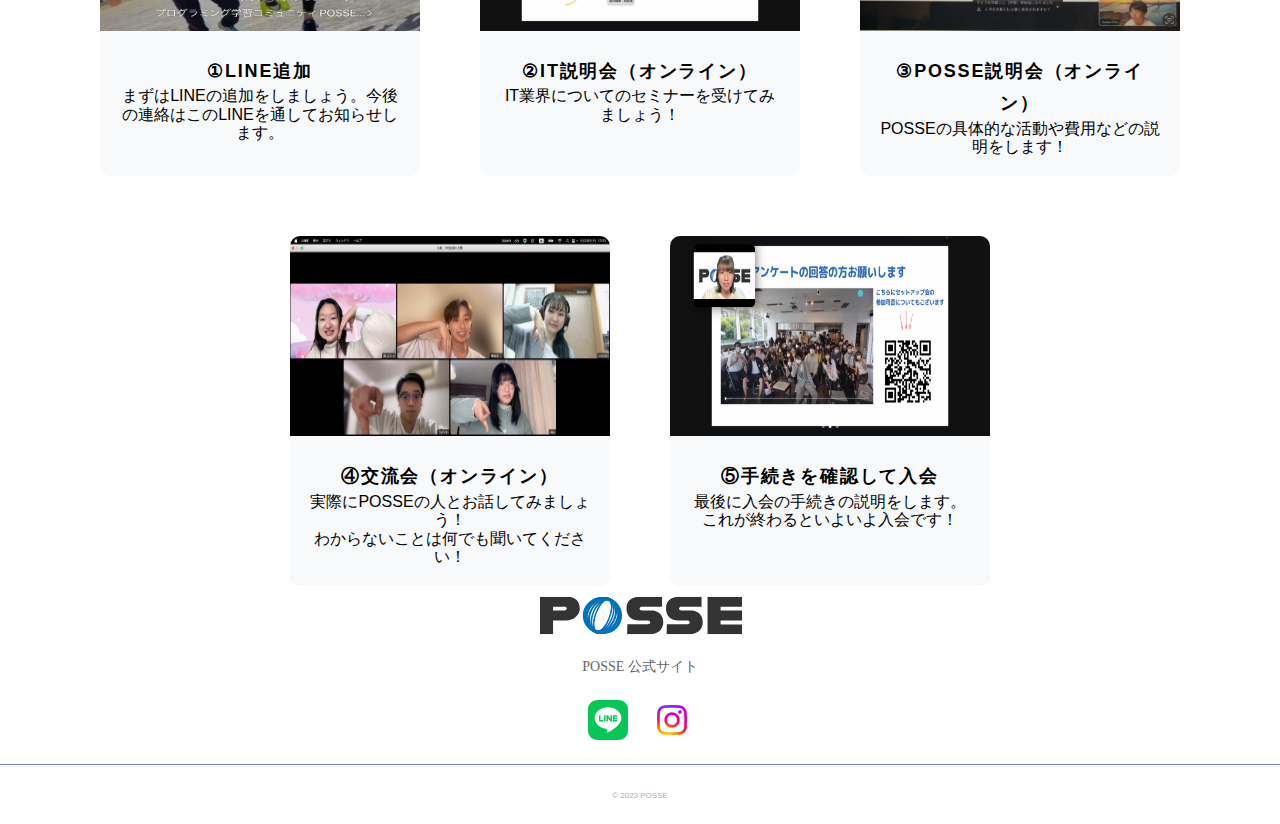
<file: job.html>
<!DOCTYPE html>
<html lang="jp">
<head>
    <meta charset="UTF-8">
    <meta http-equiv="X-UA-Compatible" content="IE=edge" />
    <meta name="viewport" content="width=device-width, initial-scale=1.0">
    <title>大学生プログラミングコミュニティPOSSE</title>
    <link rel="stylesheet" href="./assets/css/splide.min.css">
    <link rel="stylesheet" href="./assets/css/reset.css">
    <link rel="stylesheet" href="./assets/css/style.css">
</head>
<body>
    <header class="header">
        <a href="./" class="header-logo">
            <img src="./assets/img/logo.svg" alt="POSSE">
        </a>
        <nav class="header-nav">
            <ul class="header-navList">
                <li class="header-navItem">
                    <a href=#life class="header-navlink">POSSEの生活
                    </a>
                </li>
                <li class="header-navItem">
                    <a href=#admission class="header-navlink">入会方法</a>
                </li>
            </ul>
        </nav>
    </header>
    <main>
        <section class="ITpro">
            <section class="topSection">
                <div class="jobTop">
                    <div class="normalposition">
                        <span class="normalTitle">“ガクチカ”頑張りたい人へ</span>
                    </div>
                </div>
            </section>
            <div>
                <p class="title_exp">就活のために前もって何かやりたいと思っている人も多いと思います。<br>大学生向けプログラミング学習コミュニティ「POSSE」では様々な就活サポートをしています。
                    <br>また頻繁に自分を見つめ直す機会があるため自己分析にも繋がります。</p>
            </div>
                <div class="introduce">
                    <ul class="introduce-tako">
                        <div class="circle"></div>
                        <div class="introduce-title">
                            <a name="introduce"><h1 class="title"><span class="gradation">就活サポート</span></h1></a>
                        </div>
                    </ul>
                        <div class="all-body">
                            <div class="top">
                                <ul class="introduce-hirobody">
                                    <div class="introduce-hiro">
                                        <h2 class="introduce-name">Jober</h2>
                                    </div>
                                    <div class="introduce-textbody">
                                        <P class="introduce-text">実際にＩＴ人材としてインターンすることが出来ます。大人と関わることでさらに高度な技術が身につきます。</P>
                                    </div>
                                </ul>
                            </div>
                                <div class="bottom">
                                    <ul class="introduce-oukabody">
                                        <div class="introduce-ouka">
                                            <h2 class="introduce-name">コミューン</h2>
                                        </div>
                                        <div class="introduce-textbody">
                                            <p class="introduce-text" >POSSEを運営している会社「アンチパターン社」にインターンして、POSSE全体の活動をサポートします。</p>
                                        </div>
                                    </ul>
                                    <ul class="introduce-mochibody">
                                        <div class="introduce-mochi">
                                            <h2 class="introduce-name">就活ターム</h2>
                                        </div>
                                        <div class="introduce-textbody">
                                            <p class="introduce-text">大学３年から就活のために、自分の強みを仲間と分析し、面接対策を行います。</p>
                                        </div>
                                    </ul>
                                </div>
                        </div>
                        </div>
        </section>
        <section id="life" class="section life">
            <class class="inner inner--small">
            <h2 class="top_page title">POSSEの生活</h2>
                <div id="label-container">
                    <input type="checkbox" class="checkBtn" id="hoge1" checked="true">
                    <label id="hoge1Label" for="hoge1">POSSEの活動</label>
                    <input type="checkbox" class="checkBtn" id="hoge2">
                    <label id="hoge2Label" for="hoge2">一週間の予定</label>
                </div>
            
                <!-- タブの内容部分 -->
                <div id="left-container">
                    <ul class="life-item">
                        <li class="life-item-contaner">
                            <div>
                                <p class="life-item-title">ミートアップ</p>
                                <p class="life-item-text">毎週月曜、POSSE③がオンラインで全員集まる会。<br>
                                テーマについて話し合ったり、社会人の話を聞いたり等、様々な活動をします。</p>
                            </div>
                            <figure>
                                <img src="./assets/img/mu.jpg" height="130px" width="250px" />
                            </figure>
                        </li>
                        <li class="life-item-contaner">
                            <div>
                                <p class="life-item-title">横もく</p>
                                <p class="life-item-text">同期と一緒にプログラミングをする時間。<br>対面で行うことも多く、教え会うことでさらに成長できます。</p>
                            </div>
                            <figure>
                                <img src="./assets/img/tate.jpg" height="130px" width="250px" />
                            </figure>
                        </li>
                        <li class="life-item-contaner">
                            <div>
                                <p class="life-item-title">縦もく</p>
                                <p class="life-item-text">先輩にわからないところを教えて貰う時間。<br>先輩が親身になって教えてくれます。</p>
                            </div>
                            <figure>
                                <img src="./assets/img/yoko.jpg" height="130px" width="250px" />
                            </figure>
                        </li>
                    </ul>
                </div>
                <div id="right-container">
                    <figure>
                        <img src="./assets/img/keita.jpg" height="130px" width="250px" />
                    </figure>
                    <figure>
                        <img src="./assets/img/yui.jpg" height="400px" width="250px" />
                    </figure>
                </div>
            </class>
        </section>
        <section class="admission">
            <h2 id="admission" class="top_page title">入会方法</h2>
            <ul class="admission-list">
                <li class="admission-item">
                    <figure class="admission-itemImage">
                        <img src="./assets/img/ad-line.jpg" alt=""/>
                    </figure>
                    <div class="admission-itemBody">
                        <p class="admission-itemName">①LINE追加</p>
                        <p class="admission-itemtext">まずはLINEの追加をしましょう。今後の連絡はこのLINEを通してお知らせします。</p>
                    </div>
                </li>
                <li class="admission-item">
                    <figure class="admission-itemImage">
                        <img src="./assets/img/IT説明会.png" alt=""/>
                    </figure>
                    <div class="admission-itemBody">
                        <p class="admission-itemName">②IT説明会（オンライン）</p>
                        <p class="admission-itemtext">IT業界についてのセミナーを受けてみましょう！</p>
                    </div>
                </li>
                <li class="admission-item">
                    <figure class="admission-itemImage">
                        <img src="./assets/img/possesetumeikai.jpg" alt=""/>
                    </figure>
                    <div class="admission-itemBody">
                        <p class="admission-itemName">③POSSE説明会（オンライン）</p>
                        <p class="admission-itemtext">POSSEの具体的な活動や費用などの説明をします！</p>
                    </div>
                </li>
                <li class="admission-item">
                    <figure class="admission-itemImage">
                        <img src="./assets/img/setup.jpg" alt=""/>
                    </figure>
                    <div class="admission-itemBody">
                        <p class="admission-itemName">④交流会（オンライン）</p>
                        <p class="admission-itemtext">実際にPOSSEの人とお話してみましょう！<br>わからないことは何でも聞いてください！</p>
                    </div>
                </li>
                <li class="admission-item">
                    <figure class="admission-itemImage">
                        <img src="./assets/img/final guidance.png" alt=""/>
                    </figure>
                    <div class="admission-itemBody">
                        <p class="admission-itemName">⑤手続きを確認して入会</p>
                        <p class="admission-itemtext">最後に入会の手続きの説明をします。<br>これが終わるといよいよ入会です！</p>
                    </div>
                </li>
            </ul>
        </section>
    </main>
    <footer class="footer">
        <div class="footer-inner">
            <a href="./" class="footer-logo">
                <img src="./assets/img/logo.svg" alt="POSSE" width="202" height="39">
            </a>
            <a href="http://posse-ap.com/"  class="footer-corporateLink" target="_blank" rel="noopener noreferrer">POSSE 公式サイト</a>
            <ul class="footer-snsList">
                <li class="footer-snsItem">
                    <a href="https://line.me/R/ti/p/@651htnqp?from=page" class="footr-snsLink" target="_blank" rel="noopener noreferrer">
                        <img src="./assets/img/icon-line.svg" width="40" height="40">
                    </a>
                </li>
                <li class="footer-snsItem">
                    <a href="https://instagram.com/posse_2023" class="footer-snsLink" target="_blank" rel="noopener noreferrer">
                        <img src="./assets/img/icon-instagram.png" width="40" height="40">
                    </a>
                </li>
            </ul>
        </div>
        <div class="footer-copyright">
            <small lang="en">&copy; 2023 POSSE</small>
        </div>
    </footer>

    <script src="./assets/js/splide.min.js"></script>
    <script src="./assets/js/script.js"></script>

</body>
</html>
</file>
<file: assets/css/style.css>
/* ヘッダー */
.header {
    display: flex;
    align-items: center;
    height: 80px;
    position: fixed;
    top: 0;
    left: 0;
    width: 100%;
    background-color: #ffffff;
    border-bottom: solid 1px #EEEEEE;
    padding: 0 24px;
    z-index: 10000;
    transition: background-color .3s linear;
}

.header-logo{
    width: 148px;
}

.header-nav{
    display:flex;
    align-items: center;
    margin-left: auto;
    margin-right: 40px;
    list-style:none;
}

.header-navList{
    display: flex;
    gap: 150px;
}

.header-navItem{
    color: #666464;
    font-weight: bold;
    font-size: 20px;
    font-family: 'Noto Sans JP', sans-serif;
font-family: 'Plus Jakarta Sans', sans-serif;
}

/* メインビジュアル */
.mainvisual{
    background-color:#cad;
    height: 60vh;
    padding: 20px 24px;
    display: flex;
    flex-direction: column;
    align-items: center;
}

.mainvisual-header{
    margin-top: 150px;
    text-align: center;
    margin-bottom: 50px;
    font-family: 'Noto Sans JP', sans-serif;
font-family: 'Plus Jakarta Sans', sans-serif;
}

.mainvisual-title{
    font-size:60px ;
}

.mainvisual-main{
    display: flex;
    gap: 30px;
}

.mainvisual-tip{
    background-color: #888;
    color: #fff;
    border-radius: 10px 10px 10px 10px;
    width:300px;
    height: 150px;
    text-align: center;
    font-size: 22px;
    display: flex;
    align-items: center;
    justify-content: center;
    opacity: 80%;
    font-family: 'Noto Sans JP', sans-serif;
}

.mainvisual-tip:hover{
    background-color: #333;
}

/* ページ共通 */
.top_page title{
    margin-top: 20px;
    font-family: 'Noto Sans JP', sans-serif;
}

.title{
    margin-top: 100px;
    margin-bottom:50px;
}
/* タブ切り替え */
#label-container {
    width: 40%;
    margin: 0 auto;
    text-align: center;
}

#hoge1Label {
    padding: 10px 10px 2px 10px;
    border-radius: 3px;
    transition: 0.3s;
    background-color: rgb(186, 238, 255);
    height: 200px;
}

#hoge2Label {
    padding: 10px 10px 2px 10px;
    border-radius: 3px;
    transition: 0.3s;
}

/* hoge1タブ */
#left-container {
    width: 70%;
    margin: 0 auto;
    text-align: center;
    border-bottom: none;
    border-radius: 10px;
    box-shadow: 0 2px 4px rgba(0, 0, 0, 0.2);
    transition: 0.2s;
    background-color: rgb(186, 238, 255);
}

/* hoge2タブ */
#right-container {
    display: none;
    width: 70%;
    margin: 0 auto;
    text-align: center;
    border-bottom: none;
    border-radius: 10px;
    box-shadow: 0 2px 4px rgba(0, 0, 0, 0.2);
    transition: 0.2s;
}

.life-item{
    margin: 0px 10px 5px 10px;
}

.life-item-title{
    font: bold;
    font-size: 32px;
}

.figure{
    display: flex;
    align-items: center;
    justify-content: center;
}

/* 入会方法 */
.admission-list{
    display: flex;
    justify-content: center;
    gap: 40px;
    flex-wrap: wrap;
    justify-content: center;
}

.admission-item{
    border-radius: 10px;
    overflow: hidden;
    width: 320px;
    flex-shrink: 0;
    background-color: #F7F9Fb;
    text-align: center;
    margin: 10px;
}

.admission-itemImage img {
    width: 100%;
    height: 200px;
}

.admission-itemBody{
    padding:20px;
    
    font-family: 'Noto Sans JP', sans-serif;
}

.admission-itemName{
    margin-top: 4px;
    font-size: 18px;
    line-height: 1.8;
    letter-spacing: 0.1em;
    font-weight: bold;
}


/* プログラミング */

.ITpro{
    background-color: #fff9eb;
    
    font-family: 'Noto Sans JP', sans-serif;
}

.ITpro_container{
    margin-left: 100px;
    margin-right: 100px;
}

.title{
    display: flex;
    font-size: 62px;
    color: black;
    justify-content: center;
    padding-top: 50px;
    font-weight: bold;
    /* background: linear-gradient(transparent 80%, #cad 60%); */
} 

.title_exp{
    font-size: 20px;
    color: black;
    text-align: center;
    padding-top: 40px;
    font-family: 'Noto Sans JP', sans-serif;
}

.newsite{
    padding-top: 80px;
    padding-bottom: 80px;
}

.newsite_item{
    border-radius: 10px;

    flex-shrink: 0; 
    /* background-color: #F7F9FB; */
    text-align: center;
}

.newsite_img{
    width: 100%;
    /* height: 200px; */
    border-radius: 10px;
    /* box-shadow:10px 10px 4px #ccc; */
}

.newsite_name{
    padding: 20px;
    font-family: 'Noto Sans JP', sans-serif;
}

.newsite_name :hover{
    color: blue;
}


.newsite-itemName {
    /* margin-top: 4px; */
    font-size: 18px;
    /* line-height: 1.8; */
    letter-spacing: 0.1em;
    font-weight: bold;
    font-size: 50px;
}

.language{
    display: flex;
    align-items: center;
    padding-bottom: 20px;
    padding-top: 50px;
    font-family: 'Noto Sans JP', sans-serif;
}

.language_title{
    font-size: 20px;
    color: black;
}

.language_item{
    font-size: 20px;
    color: black;
}

.itTop{
        background: url(../img/it.png) center center / cover no-repeat;
        background-size: cover;
        height: 25rem;
        margin-top: 80px;
    }


/* 友達 */

.friendTop{
    background: url(../img/nakamayukie.jpg) center center / cover no-repeat;
    background-size: cover;
    height: 25rem;
    margin-top: 80px;
}

.body-section{
    background-color: #fff9eb;
    max-width: 100%;
}
.container{
    max-width: 980px;
    margin: 0 auto;
    padding: 0 24px;
    box-sizing: content-box;
}

.section{
    padding-top: 80px;
    margin-top: 60px;
}

.section-body{
    margin-top: 40px;
    padding-left: 5rem;
    padding-right: 5rem;
    overflow:hidden;
    margin-bottom: 50px;


}

.title-top{
    margin-top: 20px;
}

.title{
    text-align: center;
}

.title-ja{
    font-size: 36px;
    line-height: 1.5;
    letter-spacing: .05em;
    display: block;
    font-weight: bold;
}
.about-column{
    display: grid;
    grid-template-columns: repeat(2, 1fr);
    gap: 40px;
    align-items: center;
}

.about-image{
    overflow: hidden;
    border-radius: 25% 10%;
    width: 400px;
}

.about-text{
    font-size: 14px;
    line-height: 1.8;
    letter-spacing: .05em;
    font-family: 'Noto Sans JP', sans-serif;
}

.event-list{
    display: flex;
    justify-content: center;
    gap: 40px;
}
.event-slide{
    margin: 0   auto;
}

.event-slideTrack{
    overflow: visible;
}

.event-item{
    border-radius: 10px;
    overflow: hidden;
    width: 320px;
    flex-shrink: 0;
    background-color: var(--primary-light-color);
    text-align: center;
}

.event-contentText{
    display: flex;
    flex-direction: column;
    align-items: center;
    font-family: 'Noto Sans JP', sans-serif;
}
.event-itemBody{
    padding: 20px;

}

.event-itemImage img{
    width: 100%;
    height: 200px;
}

.event-itemDate{
    font-size: 14px;
    line-height: 1.8;
    letter-spacing: 0.1em;
    background-color: rgb(243, 155, 243);
    color: var(--white-color);
    border-radius: 5em;
    padding: 0 12px;
    display: inline-block;
    font-family: 'Noto Sans JP', sans-serif;
}

.event-itemName{
    margin-top: 4px;
    font-size: 18px;
    line-height: 1.8;
    letter-spacing: 0.1em;
    font-weight: bold;
    font-family: 'Noto Sans JP', sans-serif;
}

.topSection{
    padding: 0 0 25px 0;
}

.friendTop{
    background: url(../img/nakamayukie.jpg) center center / cover no-repeat;
    background-size: cover;
    height: 25rem;
}

.normalposition{
    text-align: center;
    padding-top: 11rem;
}
.normalTitle{
    border: solid 2px #cad;
    font-size: 36px;
    line-height: 1.5;
    letter-spacing: .05em;
    font-weight: bold;
    padding-right: 3rem;
    padding-left: 3rem;
    padding-top: 2rem;
    padding-bottom: 2rem;
    font-family: 'Noto Sans JP', sans-serif;
    background-color: #fff;
    opacity: 50%;
}

.normalTitle2{
    border: solid 2px #cad;
    font-size: 36px;
    line-height: 1.5;
    letter-spacing: .05em;
    font-weight: bold;
    padding-right: 3rem;
    padding-left: 3rem;
    padding-top: 2rem;
    padding-bottom: 2rem;
    background-color: #fff;
    color: black;
    opacity: 0.5;
    font-family: 'Noto Sans JP', sans-serif;
}


.splide__arrow{
    width: 40px !important;
    height: 40px !important;
    border: solid 1.5px #cad !important;
    background-color: #FFFFFF !important;
    opacity: 1 !important;
}

.splide__pagination__page.is-active {
    background: #cad;
}

.splide__pagination__page {
    background: #cad;
}

/*がくちか*/
.jobTop{
    background: url(../img/gakutika.jpg) center center / cover no-repeat;
    background-size: cover;
    height: 25rem;
    margin-top: 80px;
}

.introduce-hiro{
    width: 250px;
    height: 160px;
    display: flex;
    flex-direction: row;
    align-content: center;
    justify-content: center;
    align-items: center;
    border-radius: 20px 20px 0px 0px;
}
.introduce-ouka{
    width: 250px;
    height: 160px;
    display: flex;
    justify-content: center;
    align-items: center;
    border-radius: 20px 20px 0px 0px;
}
.introduce-mochi{
    width: 250px;
    height: 160px;
    display: flex;
    justify-content: center;
    align-items: center;
    border-radius: 20px 20px 0px 0px;
}
.introduce{
    display: flex;
    flex-direction: column;
    align-items: center;
}

.introduce-tako{
    margin-top: 100px;
}s

.top{
    display: flex;
    flex-direction: column;
    align-items: center;
    position: relative;
}

.bottom{
    display: flex;
    gap: 400px;
    position: relative;
}

.introduce-hirobody{
    margin-top: 30px;
    border-radius: 10px;
    box-shadow: 10px 10px 10px -10px;
    width: 250px;
}

.introduce-oukabody{
    margin-top: 30px;
    border-radius: 10px;
    box-shadow: 10px 10px 10px -10px;
    width: 250px;
}
.introduce-mochibody{
    margin-top: 30px;
    border-radius: 10px;
    box-shadow: 10px 10px 10px -10px;
    width: 250px;
}
.introduce-textbody{
    background-color: rgb(232, 228, 224);
    border-radius: 0px 0px 20px 20px;
}

.introduce-name{
    color: #cad;
    font-weight: bold;
    font-size: 40px;
}

.introduce-text{
    padding: 40px;
    text-align: center;
}

.introduce-text{
    padding: 40px;
    text-align: center;
}



.all-body{
    position: relative;
}

.top{
    display: flex;
    flex-direction: column;
    align-items: center;
    position: relative;
}



/* ネクストページ→ */
.next{
    display: flex ;
    justify-content: flex-end;
    font-size: 30px;
    font-weight: bold;
    font-family: 'Noto Sans JP', sans-serif;
    }

.next :hover{
    color: blue;
}

.next p {
    margin: 0; 
    padding: 0;
    }



/* フッター */
.footer{
    text-align: center;
}

.footer-inner{
    display: flex;
    flex-direction: column;
    align-items: center;
    gap: 24px;
}

.footer-logo{
    width: 200px;
}

.footer-corporateLink{
    color: #666666;
    font-size: 14px;
    display: flex;
    align-items: center;
    gap: 4px;
}

.footer-snsList{
    display:flex;
    gap: 24px;
}

.footer-copyright{
    text-align: center;
    margin-top: 24px;
    border-top: solid 1px #7F7FFB;
    color: #ADADAD;
    font-size: 10px;
    padding: 24px;
    font-family: 'Plus Jakarta Sans', sans-serif;
}
</file>
